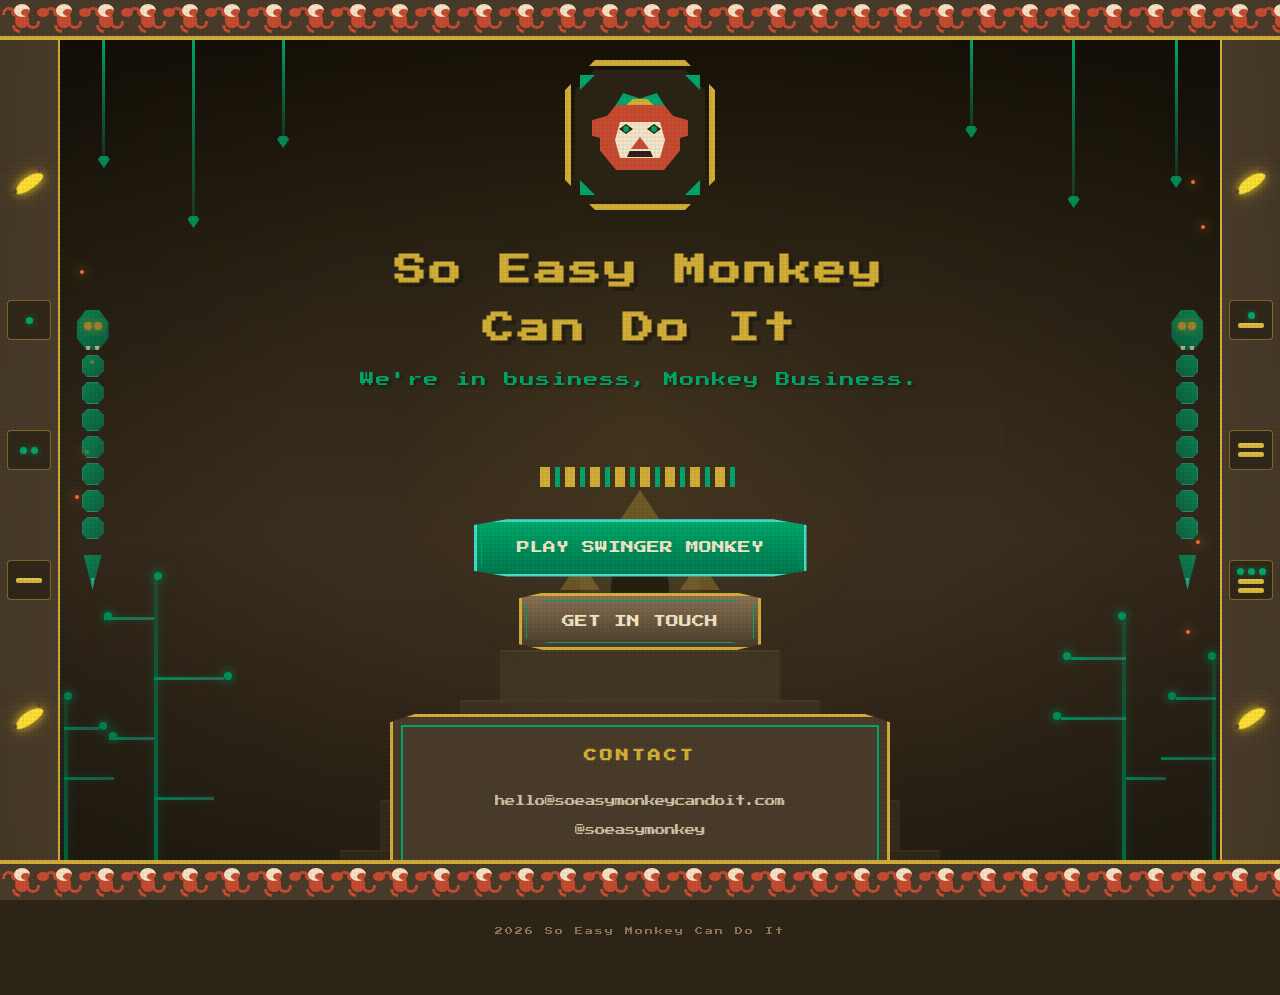
<file: index.html>
<!DOCTYPE html>
<html lang="en">
<head>
  <meta charset="UTF-8">
  <meta name="viewport" content="width=device-width, initial-scale=1.0">
  <meta name="description" content="So Easy Monkey Can Do It - We're in business, Monkey Business.">
  <title>So Easy Monkey Can Do It</title>
  <link rel="icon" type="image/svg+xml" href="data:image/svg+xml,<svg xmlns='http://www.w3.org/2000/svg' viewBox='0 0 100 100'><text y='.9em' font-size='90'>🐵</text></svg>">
  <style>
    @import url('https://fonts.googleapis.com/css2?family=Press+Start+2P&display=swap');

    * {
      box-sizing: border-box;
      margin: 0;
      padding: 0;
    }

    :root {
      --gold: #D4AF37;
      --jade: #00A86B;
      --turquoise: #40E0D0;
      --terracotta: #C84C32;
      --stone-dark: #2C2416;
      --stone-mid: #4A3C2A;
      --stone-light: #8B7355;
      --cream: #F5E6C8;
      --flame-orange: #FF6B35;
      --flame-yellow: #FFD93D;
    }

    body {
      font-family: 'Press Start 2P', cursive;
      background: var(--stone-dark);
      min-height: 100vh;
      overflow-x: hidden;
      color: var(--gold);
    }

    /* Stone texture overlay */
    .stone-texture {
      position: fixed;
      top: 0;
      left: 0;
      width: 100%;
      height: 100%;
      pointer-events: none;
      z-index: 1000;
      background-image:
        repeating-linear-gradient(
          90deg,
          transparent 0px,
          transparent 2px,
          rgba(0,0,0,0.03) 2px,
          rgba(0,0,0,0.03) 4px
        ),
        repeating-linear-gradient(
          0deg,
          transparent 0px,
          transparent 2px,
          rgba(0,0,0,0.03) 2px,
          rgba(0,0,0,0.03) 4px
        );
    }

    /* Background */
    .mayan-bg {
      position: fixed;
      top: 0;
      left: 0;
      width: 100%;
      height: 100%;
      z-index: -1;
      background: linear-gradient(to bottom,
        #1a1408 0%,
        #2C2416 30%,
        #3d3020 60%,
        #2C2416 100%
      );
    }

    /* Vignette overlay for depth */
    .vignette {
      position: fixed;
      top: 0;
      left: 0;
      width: 100%;
      height: 100%;
      pointer-events: none;
      z-index: 2;
      background: radial-gradient(
        ellipse at center,
        transparent 40%,
        rgba(0, 0, 0, 0.4) 100%
      );
    }

    /* Subtle ambient glow */
    .ambient-glow {
      position: fixed;
      top: 50%;
      left: 50%;
      transform: translate(-50%, -50%);
      width: 600px;
      height: 600px;
      background: radial-gradient(
        circle,
        rgba(212, 175, 55, 0.08) 0%,
        transparent 60%
      );
      pointer-events: none;
      z-index: 1;
    }

    /* Circuit Board Jungle Trees */
    .circuit-trees {
      position: fixed;
      bottom: 0;
      left: 0;
      width: 100%;
      height: 100%;
      pointer-events: none;
      z-index: 0;
    }

    .circuit-tree {
      position: absolute;
      bottom: 0;
    }

    /* Tree trunk - vertical circuit trace */
    .tree-trunk {
      position: absolute;
      bottom: 0;
      width: 4px;
      background: linear-gradient(to top, var(--jade), rgba(0, 168, 107, 0.3));
      box-shadow: 0 0 8px rgba(0, 168, 107, 0.4);
    }

    /* Tree branches - horizontal circuit traces */
    .tree-branch {
      position: absolute;
      height: 3px;
      background: linear-gradient(to right, var(--jade), rgba(64, 224, 208, 0.4));
      box-shadow: 0 0 6px rgba(0, 168, 107, 0.3);
    }

    .tree-branch.left {
      right: 100%;
    }

    .tree-branch.right {
      left: 100%;
    }

    /* Circuit nodes (connection points) */
    .circuit-node {
      position: absolute;
      width: 8px;
      height: 8px;
      background: var(--jade);
      border-radius: 50%;
      box-shadow: 0 0 10px var(--jade), 0 0 20px rgba(0, 168, 107, 0.5);
      animation: nodeGlow 2s ease-in-out infinite;
    }

    @keyframes nodeGlow {
      0%, 100% { opacity: 0.6; transform: scale(1); }
      50% { opacity: 1; transform: scale(1.2); }
    }

    /* Tree 1 - Left side */
    .circuit-tree.tree-1 {
      left: 12%;
    }

    .circuit-tree.tree-1 .tree-trunk {
      height: 320px;
      left: 0;
    }

    .circuit-tree.tree-1 .branch-1 { bottom: 280px; width: 50px; }
    .circuit-tree.tree-1 .branch-2 { bottom: 220px; width: 70px; }
    .circuit-tree.tree-1 .branch-3 { bottom: 160px; width: 45px; }
    .circuit-tree.tree-1 .branch-4 { bottom: 100px; width: 60px; }

    /* Tree 2 - Right side */
    .circuit-tree.tree-2 {
      right: 12%;
    }

    .circuit-tree.tree-2 .tree-trunk {
      height: 280px;
      right: 0;
    }

    .circuit-tree.tree-2 .branch-1 { bottom: 240px; width: 55px; }
    .circuit-tree.tree-2 .branch-2 { bottom: 180px; width: 65px; }
    .circuit-tree.tree-2 .branch-3 { bottom: 120px; width: 40px; }

    /* Tree 3 - Far left */
    .circuit-tree.tree-3 {
      left: 5%;
    }

    .circuit-tree.tree-3 .tree-trunk {
      height: 200px;
      left: 0;
    }

    .circuit-tree.tree-3 .branch-1 { bottom: 170px; width: 35px; }
    .circuit-tree.tree-3 .branch-2 { bottom: 120px; width: 50px; }

    /* Tree 4 - Far right */
    .circuit-tree.tree-4 {
      right: 5%;
    }

    .circuit-tree.tree-4 .tree-trunk {
      height: 240px;
      right: 0;
    }

    .circuit-tree.tree-4 .branch-1 { bottom: 200px; width: 40px; }
    .circuit-tree.tree-4 .branch-2 { bottom: 140px; width: 55px; }

    /* Swinging Vines */
    .vines-container {
      position: fixed;
      top: 40px;
      left: 0;
      width: 100%;
      height: 300px;
      pointer-events: none;
      z-index: 3;
      overflow: hidden;
    }

    .vine {
      position: absolute;
      top: 0;
      width: 3px;
      background: linear-gradient(to bottom, var(--jade), rgba(0, 168, 107, 0.2));
      transform-origin: top center;
      border-radius: 0 0 3px 3px;
    }

    .vine::before {
      content: '';
      position: absolute;
      bottom: -8px;
      left: 50%;
      transform: translateX(-50%);
      width: 12px;
      height: 12px;
      background: var(--jade);
      clip-path: polygon(50% 100%, 0% 30%, 20% 0%, 80% 0%, 100% 30%);
      opacity: 0.8;
    }

    .vine-1 {
      left: 8%;
      height: 120px;
      animation: vineSwing 4s ease-in-out infinite;
    }

    .vine-2 {
      left: 15%;
      height: 180px;
      animation: vineSwing 5s ease-in-out infinite;
      animation-delay: -1s;
    }

    .vine-3 {
      left: 22%;
      height: 100px;
      animation: vineSwing 3.5s ease-in-out infinite;
      animation-delay: -2s;
    }

    .vine-4 {
      right: 8%;
      height: 140px;
      animation: vineSwing 4.5s ease-in-out infinite;
      animation-delay: -0.5s;
    }

    .vine-5 {
      right: 16%;
      height: 160px;
      animation: vineSwing 5.5s ease-in-out infinite;
      animation-delay: -1.5s;
    }

    .vine-6 {
      right: 24%;
      height: 90px;
      animation: vineSwing 3s ease-in-out infinite;
      animation-delay: -2.5s;
    }

    @keyframes vineSwing {
      0%, 100% { transform: rotate(-8deg); }
      50% { transform: rotate(8deg); }
    }

    /* Main Temple - Large centered pyramid */
    .main-temple {
      position: absolute;
      bottom: 0;
      left: 50%;
      transform: translateX(-50%);
      width: 600px;
      height: 450px;
      pointer-events: none;
    }

    .temple-base {
      position: absolute;
      bottom: 0;
      left: 50%;
      transform: translateX(-50%);
      background: linear-gradient(to top, var(--stone-mid), rgba(74, 60, 42, 0.8));
      opacity: 0.7;
      box-shadow: inset 0 2px 0 rgba(212, 175, 55, 0.1);
    }

    /* Temple steps */
    .temple-step-1 { width: 600px; height: 50px; bottom: 0; }
    .temple-step-2 { width: 520px; height: 50px; bottom: 50px; }
    .temple-step-3 { width: 440px; height: 50px; bottom: 100px; }
    .temple-step-4 { width: 360px; height: 50px; bottom: 150px; }
    .temple-step-5 { width: 280px; height: 50px; bottom: 200px; }
    .temple-step-6 { width: 200px; height: 50px; bottom: 250px; }
    .temple-step-7 { width: 120px; height: 80px; bottom: 300px; }

    /* Temple doorway */
    .temple-door {
      position: absolute;
      bottom: 300px;
      left: 50%;
      transform: translateX(-50%);
      width: 60px;
      height: 70px;
      background: #1a1408;
      opacity: 0.8;
      clip-path: polygon(10% 0, 90% 0, 100% 100%, 0% 100%);
    }

    /* Temple decorative elements */
    .temple-ornament {
      position: absolute;
      width: 40px;
      height: 30px;
      background: var(--gold);
      opacity: 0.3;
      clip-path: polygon(50% 0%, 100% 100%, 0% 100%);
    }

    .temple-ornament-1 { bottom: 380px; left: calc(50% - 20px); }
    .temple-ornament-2 { bottom: 310px; left: calc(50% - 80px); }
    .temple-ornament-3 { bottom: 310px; left: calc(50% + 40px); }

    /* Mayan border patterns with shimmer animation */
    .border-top, .border-bottom {
      position: fixed;
      left: 0;
      width: 100%;
      height: 40px;
      background: var(--stone-mid);
      z-index: 50;
      overflow: hidden;
    }

    .border-top {
      top: 0;
      border-bottom: 4px solid var(--gold);
    }

    .border-bottom {
      bottom: 0;
      border-top: 4px solid var(--gold);
    }

    .border-pattern {
      position: absolute;
      width: 300%;
      height: 100%;
      display: flex;
      align-items: center;
      animation: monkeyScroll 20s linear infinite;
    }

    .border-top .border-pattern {
      bottom: 0;
      top: 0;
    }

    .border-bottom .border-pattern {
      top: 0;
    }

    /* Chain monkey - barrel of monkeys style */
    .chain-monkey {
      position: relative;
      width: 42px;
      height: 34px;
      flex-shrink: 0;
    }

    /* Monkey body - connects to head */
    .chain-monkey::before {
      content: '';
      position: absolute;
      top: 11px;
      left: 15px;
      width: 14px;
      height: 16px;
      background: var(--terracotta);
      border-radius: 45%;
    }

    /* Monkey head with ears and face */
    .chain-monkey::after {
      content: '';
      position: absolute;
      top: 3px;
      left: 14px;
      width: 16px;
      height: 13px;
      background: var(--terracotta);
      border-radius: 50%;
      /* Ears on sides + face in center */
      box-shadow:
        -5px 2px 0 -2px var(--terracotta),
        21px 2px 0 -2px var(--terracotta),
        inset 4px 2px 0 3px var(--cream);
    }

    /* Left arm - hooks up from shoulder */
    .monkey-arm-left {
      position: absolute;
      top: 6px;
      left: 2px;
      width: 14px;
      height: 8px;
      border: 3px solid var(--terracotta);
      border-bottom: none;
      border-radius: 8px 8px 0 0;
      background: transparent;
    }

    /* Right arm - hooks down from body */
    .monkey-arm-right {
      position: absolute;
      top: 20px;
      right: 2px;
      width: 14px;
      height: 8px;
      border: 3px solid var(--terracotta);
      border-top: none;
      border-radius: 0 0 8px 8px;
      background: transparent;
    }

    /* Tail - curls from bottom */
    .monkey-tail {
      position: absolute;
      bottom: 2px;
      left: 12px;
      width: 8px;
      height: 8px;
      border: 3px solid var(--terracotta);
      border-top: none;
      border-right: none;
      border-radius: 0 0 0 8px;
      background: transparent;
    }

    @keyframes monkeyScroll {
      0% { transform: translateX(0); }
      100% { transform: translateX(-66.666%); }
    }

    /* Torch columns - cleaner design */
    .torch-column {
      position: fixed;
      top: 40px;
      width: 60px;
      height: calc(100% - 80px);
      background: linear-gradient(to right, var(--stone-mid), rgba(74, 60, 42, 0.9));
      z-index: 40;
      display: flex;
      flex-direction: column;
      align-items: center;
      justify-content: space-evenly;
      padding: 25px 5px;
    }

    .torch-column.left {
      left: 0;
      border-right: 2px solid var(--gold);
      background: linear-gradient(to left, var(--stone-mid), rgba(74, 60, 42, 0.9));
    }

    .torch-column.right {
      right: 0;
      border-left: 2px solid var(--gold);
    }

    /* Mayan number glyphs - refined */
    .mayan-numeral {
      width: 44px;
      height: 40px;
      display: flex;
      flex-direction: column;
      align-items: center;
      justify-content: center;
      gap: 4px;
      padding: 6px;
      background: rgba(44, 36, 22, 0.8);
      border: 1px solid rgba(212, 175, 55, 0.5);
      border-radius: 4px;
    }

    .mayan-dot {
      width: 7px;
      height: 7px;
      background: var(--jade);
      border-radius: 50%;
      box-shadow: 0 0 6px rgba(0, 168, 107, 0.6);
    }

    .mayan-bar {
      width: 26px;
      height: 5px;
      background: linear-gradient(to bottom, #e6c84a, var(--gold));
      border-radius: 2px;
    }

    .dot-row {
      display: flex;
      gap: 4px;
      justify-content: center;
    }

    /* Glowing Banana holders */
    .torch-holder {
      width: 44px;
      height: 55px;
      position: relative;
      display: flex;
      align-items: center;
      justify-content: center;
    }

    .torch-bracket {
      display: none;
    }

    /* Simple Banana Icon */
    .flame-container {
      position: relative;
      width: 44px;
      height: 44px;
      display: flex;
      align-items: center;
      justify-content: center;
    }

    .flame {
      width: 32px;
      height: 12px;
      background: #FFE135;
      border-radius: 30px 30px 30px 30px / 15px 15px 8px 8px;
      transform: rotate(-35deg);
      position: relative;
      box-shadow:
        0 0 10px rgba(255, 225, 53, 0.8),
        0 0 20px rgba(255, 200, 0, 0.4);
      animation: bananaGlow 2.5s ease-in-out infinite;
    }

    /* Brown stem */
    .flame::before {
      content: '';
      position: absolute;
      top: -2px;
      right: -4px;
      width: 6px;
      height: 5px;
      background: #5D4037;
      border-radius: 1px;
      transform: rotate(15deg);
    }

    /* Brown tip */
    .flame::after {
      content: '';
      position: absolute;
      top: 3px;
      left: -3px;
      width: 5px;
      height: 4px;
      background: #5D4037;
      border-radius: 50%;
    }

    @keyframes bananaGlow {
      0%, 100% {
        box-shadow:
          0 0 12px rgba(255, 215, 0, 0.7),
          0 0 25px rgba(255, 200, 0, 0.4);
        filter: brightness(1) saturate(1);
      }
      50% {
        box-shadow:
          0 0 18px rgba(255, 215, 0, 0.9),
          0 0 35px rgba(255, 200, 0, 0.6),
          0 0 50px rgba(255, 180, 0, 0.3);
        filter: brightness(1.15) saturate(1.1);
      }
    }

    /* Serpent decorations - elegant simplified */
    .serpent {
      position: fixed;
      z-index: 35;
      pointer-events: none;
      opacity: 0.7;
    }

    .serpent-left {
      left: 75px;
      top: 50%;
      transform: translateY(-50%);
    }

    .serpent-right {
      right: 75px;
      top: 50%;
      transform: translateY(-50%) scaleX(-1);
    }

    .serpent-body {
      position: relative;
      width: 35px;
      height: 280px;
    }

    /* Serpent head - refined Quetzalcoatl style */
    .serpent-head {
      position: absolute;
      top: 0;
      left: 50%;
      transform: translateX(-50%);
      width: 32px;
      height: 40px;
      background: linear-gradient(135deg, var(--jade) 0%, #007a50 100%);
      clip-path: polygon(
        30% 0%, 70% 0%, 100% 30%, 100% 70%,
        70% 100%, 30% 100%, 0% 70%, 0% 30%
      );
      box-shadow: 0 0 15px rgba(0, 168, 107, 0.3);
    }

    .serpent-eye {
      position: absolute;
      top: 12px;
      width: 8px;
      height: 8px;
      background: var(--gold);
      border-radius: 50%;
      box-shadow: 0 0 8px var(--gold);
    }

    .serpent-eye.left { left: 7px; }
    .serpent-eye.right { right: 7px; }

    .serpent-fang {
      position: absolute;
      bottom: -6px;
      width: 5px;
      height: 10px;
      background: var(--cream);
      clip-path: polygon(50% 100%, 0% 0%, 100% 0%);
    }

    .serpent-fang.left { left: 9px; }
    .serpent-fang.right { right: 9px; }

    /* Feathered crest - more elegant */
    .serpent-feathers {
      position: absolute;
      top: -18px;
      left: 50%;
      transform: translateX(-50%);
      display: flex;
      gap: 3px;
    }

    .feather {
      width: 5px;
      background: linear-gradient(to top, var(--jade), var(--turquoise));
      clip-path: polygon(50% 0%, 100% 100%, 0% 100%);
      animation: featherSway 3s ease-in-out infinite;
    }

    .feather:nth-child(1) { animation-delay: 0s; height: 16px; }
    .feather:nth-child(2) { animation-delay: 0.3s; height: 22px; }
    .feather:nth-child(3) { animation-delay: 0.15s; height: 20px; }
    .feather:nth-child(4) { animation-delay: 0.4s; height: 22px; }
    .feather:nth-child(5) { animation-delay: 0.2s; height: 16px; }

    @keyframes featherSway {
      0%, 100% { transform: rotate(-3deg); }
      50% { transform: rotate(3deg); }
    }

    /* Serpent body segments - cleaner */
    .serpent-segment {
      position: absolute;
      left: 50%;
      transform: translateX(-50%);
      width: 22px;
      height: 22px;
      background: linear-gradient(135deg, var(--jade) 0%, #007a50 100%);
      border: 1px solid rgba(64, 224, 208, 0.4);
      clip-path: polygon(
        25% 0%, 75% 0%, 100% 25%, 100% 75%,
        75% 100%, 25% 100%, 0% 75%, 0% 25%
      );
    }

    .serpent-segment:nth-child(2) { top: 45px; }
    .serpent-segment:nth-child(3) { top: 72px; }
    .serpent-segment:nth-child(4) { top: 99px; }
    .serpent-segment:nth-child(5) { top: 126px; }
    .serpent-segment:nth-child(6) { top: 153px; }
    .serpent-segment:nth-child(7) { top: 180px; }
    .serpent-segment:nth-child(8) { top: 207px; }

    /* Serpent tail */
    .serpent-tail {
      position: absolute;
      bottom: 0;
      left: 50%;
      transform: translateX(-50%);
      width: 18px;
      height: 35px;
      background: linear-gradient(135deg, var(--jade) 0%, #007a50 100%);
      clip-path: polygon(50% 100%, 0% 0%, 100% 0%);
    }

    .serpent-tail-feathers {
      position: absolute;
      bottom: -4px;
      left: 50%;
      transform: translateX(-50%);
      display: flex;
      gap: 2px;
    }

    .tail-feather {
      width: 4px;
      height: 16px;
      background: linear-gradient(to top, var(--jade), var(--turquoise));
      clip-path: polygon(50% 100%, 0% 0%, 100% 0%);
      animation: featherSway 3s ease-in-out infinite;
    }

    /* Floating torch embers */
    .torches-embers {
      position: fixed;
      top: 0;
      left: 0;
      width: 100%;
      height: 100%;
      pointer-events: none;
      z-index: 5;
    }

    .ember {
      position: absolute;
      width: 4px;
      height: 4px;
      background: var(--flame-orange);
      border-radius: 50%;
      box-shadow: 0 0 10px var(--flame-orange), 0 0 20px var(--flame-yellow);
      animation: emberFloat 6s ease-in-out infinite;
    }

    .ember:nth-child(1) { top: 30%; left: 80px; animation-delay: 0s; }
    .ember:nth-child(2) { top: 50%; left: 85px; animation-delay: 1s; }
    .ember:nth-child(3) { top: 20%; right: 85px; animation-delay: 2s; }
    .ember:nth-child(4) { top: 60%; right: 80px; animation-delay: 0.5s; }
    .ember:nth-child(5) { top: 40%; left: 90px; animation-delay: 3s; }
    .ember:nth-child(6) { top: 70%; right: 90px; animation-delay: 1.5s; }
    .ember:nth-child(7) { top: 25%; right: 75px; animation-delay: 2.5s; }
    .ember:nth-child(8) { top: 55%; left: 75px; animation-delay: 4s; }

    @keyframes emberFloat {
      0%, 100% {
        transform: translateY(0) scale(1);
        opacity: 0.4;
      }
      50% {
        transform: translateY(-40px) scale(1.5);
        opacity: 1;
      }
    }

    /* Main content */
    .content {
      position: relative;
      z-index: 10;
      min-height: 100vh;
      display: flex;
      flex-direction: column;
      align-items: center;
      justify-content: center;
      padding: 60px 120px;
      text-align: center;
    }

    /* Mayan monkey logo */
    .monkey-logo {
      width: 150px;
      height: 150px;
      margin-bottom: 2rem;
      position: relative;
      animation: logoGlow 3s ease-in-out infinite;
    }

    @keyframes logoGlow {
      0%, 100% {
        filter: drop-shadow(0 0 10px rgba(212, 175, 55, 0.4))
                drop-shadow(0 0 20px rgba(212, 175, 55, 0.2));
      }
      50% {
        filter: drop-shadow(0 0 20px rgba(212, 175, 55, 0.7))
                drop-shadow(0 0 40px rgba(212, 175, 55, 0.4));
      }
    }

    /* Mayan-style monkey glyph */
    .monkey-glyph {
      position: absolute;
      background: var(--gold);
    }

    /* Outer frame */
    .mg-frame {
      width: 150px;
      height: 150px;
      top: 0;
      left: 0;
      background: transparent;
      border: 6px solid var(--gold);
      clip-path: polygon(
        0 20%, 20% 0, 80% 0, 100% 20%,
        100% 80%, 80% 100%, 20% 100%, 0 80%
      );
    }

    /* Inner background */
    .mg-inner {
      width: 130px;
      height: 130px;
      top: 10px;
      left: 10px;
      background: var(--stone-dark);
      clip-path: polygon(
        0 15%, 15% 0, 85% 0, 100% 15%,
        100% 85%, 85% 100%, 15% 100%, 0 85%
      );
    }

    /* Monkey face - angular Mayan style */
    .mg-head {
      width: 80px;
      height: 65px;
      top: 45px;
      left: 35px;
      background: var(--terracotta);
      clip-path: polygon(
        20% 0%, 80% 0%, 100% 30%, 100% 70%,
        80% 100%, 20% 100%, 0% 70%, 0% 30%
      );
    }

    .mg-face {
      width: 50px;
      height: 36px;
      top: 62px;
      left: 50px;
      background: var(--cream);
      clip-path: polygon(
        10% 0%, 90% 0%, 100% 50%, 90% 100%, 10% 100%, 0% 50%
      );
    }

    /* Eyes - angular */
    .mg-eye-l {
      width: 14px;
      height: 10px;
      top: 64px;
      left: 54px;
      background: var(--stone-dark);
      clip-path: polygon(0 50%, 50% 0, 100% 50%, 50% 100%);
    }

    .mg-eye-r {
      width: 14px;
      height: 10px;
      top: 64px;
      right: 54px;
      background: var(--stone-dark);
      clip-path: polygon(0 50%, 50% 0, 100% 50%, 50% 100%);
    }

    .mg-eye-jade-l {
      width: 6px;
      height: 6px;
      top: 66px;
      left: 58px;
      background: var(--jade);
      border-radius: 50%;
    }

    .mg-eye-jade-r {
      width: 6px;
      height: 6px;
      top: 66px;
      right: 58px;
      background: var(--jade);
      border-radius: 50%;
    }

    /* Nose */
    .mg-nose {
      width: 18px;
      height: 12px;
      top: 77px;
      left: 66px;
      background: var(--terracotta);
      clip-path: polygon(50% 0%, 100% 100%, 0% 100%);
    }

    /* Mouth */
    .mg-mouth {
      width: 26px;
      height: 6px;
      top: 91px;
      left: 62px;
      background: var(--stone-dark);
      clip-path: polygon(10% 0%, 90% 0%, 100% 100%, 0% 100%);
    }

    /* Ears - stepped */
    .mg-ear-l {
      width: 18px;
      height: 26px;
      top: 55px;
      left: 27px;
      background: var(--terracotta);
      clip-path: polygon(100% 0%, 100% 100%, 0% 80%, 0% 20%);
    }

    .mg-ear-r {
      width: 18px;
      height: 26px;
      top: 55px;
      right: 27px;
      background: var(--terracotta);
      clip-path: polygon(0% 0%, 0% 100%, 100% 80%, 100% 20%);
    }

    /* Headdress */
    .mg-headdress {
      width: 56px;
      height: 18px;
      top: 33px;
      left: 47px;
      background: var(--jade);
      clip-path: polygon(0% 100%, 20% 0%, 50% 30%, 80% 0%, 100% 100%);
    }

    .mg-headdress-gold {
      width: 36px;
      height: 10px;
      top: 39px;
      left: 57px;
      background: var(--gold);
      clip-path: polygon(0% 100%, 30% 0%, 70% 0%, 100% 100%);
    }

    /* Corner decorations */
    .mg-corner-tl, .mg-corner-tr, .mg-corner-bl, .mg-corner-br {
      width: 15px;
      height: 15px;
      background: var(--jade);
    }

    .mg-corner-tl { top: 15px; left: 15px; clip-path: polygon(0 0, 100% 0, 0 100%); }
    .mg-corner-tr { top: 15px; right: 15px; clip-path: polygon(0 0, 100% 0, 100% 100%); }
    .mg-corner-bl { bottom: 15px; left: 15px; clip-path: polygon(0 0, 0 100%, 100% 100%); }
    .mg-corner-br { bottom: 15px; right: 15px; clip-path: polygon(100% 0, 0 100%, 100% 100%); }

    /* Title */
    h1 {
      font-size: clamp(1rem, 4vw, 2rem);
      color: var(--gold);
      margin-bottom: 1rem;
      line-height: 1.8;
      text-shadow:
        2px 2px 0 var(--stone-dark),
        4px 4px 0 rgba(0,0,0,0.3);
      letter-spacing: 3px;
    }

    /* Slogan */
    .slogan {
      font-size: clamp(0.6rem, 2vw, 0.9rem);
      color: var(--jade);
      letter-spacing: 2px;
      margin-bottom: 3rem;
      text-shadow:
        1px 1px 0 var(--stone-dark),
        2px 2px 3px rgba(0,0,0,0.4);
    }

    /* CTA Button - Mayan stone tablet style */
    .cta-button {
      display: inline-block;
      padding: 1.2rem 2.5rem;
      font-family: 'Press Start 2P', cursive;
      font-size: clamp(0.6rem, 1.5vw, 0.8rem);
      color: var(--cream);
      background: linear-gradient(to bottom, var(--stone-light) 0%, var(--stone-mid) 100%);
      border: 3px solid var(--gold);
      cursor: pointer;
      text-decoration: none;
      position: relative;
      transition: all 0.2s;
      clip-path: polygon(
        0 10%, 10% 0, 90% 0, 100% 10%,
        100% 90%, 90% 100%, 10% 100%, 0 90%
      );
    }

    .cta-button::before {
      content: '';
      position: absolute;
      top: 4px;
      left: 4px;
      right: 4px;
      bottom: 4px;
      border: 1px solid var(--jade);
      clip-path: polygon(
        0 10%, 10% 0, 90% 0, 100% 10%,
        100% 90%, 90% 100%, 10% 100%, 0 90%
      );
    }

    .cta-button:hover {
      background: linear-gradient(to bottom, var(--stone-mid) 0%, var(--stone-dark) 100%);
      border-color: var(--turquoise);
      transform: scale(1.02);
    }

    .cta-button.game-button {
      background: linear-gradient(to bottom, var(--jade) 0%, #007a50 100%);
      border-color: var(--turquoise);
      margin-bottom: 1rem;
    }

    .cta-button.game-button:hover {
      background: linear-gradient(to bottom, #007a50 0%, #005535 100%);
      border-color: var(--gold);
    }

    /* Contact section - stone tablet */
    .contact {
      margin-top: 4rem;
      padding: 2rem;
      background: var(--stone-mid);
      border: 3px solid var(--gold);
      max-width: 500px;
      width: 100%;
      position: relative;
      clip-path: polygon(
        0 5%, 5% 0, 95% 0, 100% 5%,
        100% 95%, 95% 100%, 5% 100%, 0 95%
      );
    }

    .contact::before {
      content: '';
      position: absolute;
      top: 8px;
      left: 8px;
      right: 8px;
      bottom: 8px;
      border: 2px solid var(--jade);
      pointer-events: none;
    }

    .contact h2 {
      font-size: 0.8rem;
      color: var(--gold);
      margin-bottom: 1.5rem;
      letter-spacing: 3px;
    }

    .contact-link {
      display: block;
      color: var(--cream);
      text-decoration: none;
      font-size: 0.65rem;
      padding: 0.6rem 0;
      transition: all 0.2s;
      opacity: 0.8;
    }

    .contact-link:hover {
      opacity: 1;
      color: var(--turquoise);
      transform: translateX(5px);
    }

    /* Decorative divider */
    .divider {
      width: 200px;
      height: 20px;
      margin: 2rem 0;
      background: repeating-linear-gradient(
        90deg,
        var(--gold) 0px,
        var(--gold) 10px,
        transparent 10px,
        transparent 15px,
        var(--jade) 15px,
        var(--jade) 20px,
        transparent 20px,
        transparent 25px
      );
    }

    /* Footer */
    footer {
      margin-top: 3rem;
      font-size: 0.5rem;
      color: var(--stone-light);
      letter-spacing: 2px;
    }

    /* Responsive */
    @media (max-width: 900px) {
      .torch-column {
        width: 50px;
      }

      .serpent {
        display: none;
      }

      .content {
        padding: 60px 70px;
      }
    }

    @media (max-width: 768px) {
      .torch-column {
        display: none;
      }

      .content {
        padding: 60px 20px;
      }

      /* Scale the entire logo including all child elements */
      .monkey-logo {
        width: 150px;
        height: 150px;
        transform: scale(0.8);
        margin-bottom: 1rem;
      }

      .main-temple {
        width: 300px;
        height: 250px;
      }

      .temple-step-1 { width: 300px; height: 30px; }
      .temple-step-2 { width: 260px; height: 30px; bottom: 30px; }
      .temple-step-3 { width: 220px; height: 30px; bottom: 60px; }
      .temple-step-4 { width: 180px; height: 30px; bottom: 90px; }
      .temple-step-5 { width: 140px; height: 30px; bottom: 120px; }
      .temple-step-6 { width: 100px; height: 30px; bottom: 150px; }
      .temple-step-7 { width: 60px; height: 50px; bottom: 180px; }

      .temple-door {
        bottom: 180px;
        width: 30px;
        height: 40px;
      }

      .circuit-trees {
        display: none;
      }

      .serpent {
        display: none;
      }
    }
  </style>
</head>
<body>
  <!-- Stone texture overlay -->
  <div class="stone-texture"></div>

  <!-- Vignette and ambient effects -->
  <div class="vignette"></div>
  <div class="ambient-glow"></div>

  <!-- Circuit Board Jungle Trees -->
  <div class="circuit-trees">
    <!-- Tree 1 - Left -->
    <div class="circuit-tree tree-1">
      <div class="tree-trunk"></div>
      <div class="tree-branch left branch-1"></div>
      <div class="tree-branch right branch-2"></div>
      <div class="tree-branch left branch-3"></div>
      <div class="tree-branch right branch-4"></div>
      <div class="circuit-node" style="bottom: 280px; left: -50px;"></div>
      <div class="circuit-node" style="bottom: 220px; left: 70px;"></div>
      <div class="circuit-node" style="bottom: 160px; left: -45px;"></div>
      <div class="circuit-node" style="bottom: 320px; left: 0;"></div>
    </div>
    <!-- Tree 2 - Right -->
    <div class="circuit-tree tree-2">
      <div class="tree-trunk"></div>
      <div class="tree-branch left branch-1"></div>
      <div class="tree-branch left branch-2"></div>
      <div class="tree-branch right branch-3"></div>
      <div class="circuit-node" style="bottom: 240px; right: 55px;"></div>
      <div class="circuit-node" style="bottom: 180px; right: 65px;"></div>
      <div class="circuit-node" style="bottom: 280px; right: 0;"></div>
    </div>
    <!-- Tree 3 - Far left -->
    <div class="circuit-tree tree-3">
      <div class="tree-trunk"></div>
      <div class="tree-branch right branch-1"></div>
      <div class="tree-branch right branch-2"></div>
      <div class="circuit-node" style="bottom: 170px; left: 35px;"></div>
      <div class="circuit-node" style="bottom: 200px; left: 0;"></div>
    </div>
    <!-- Tree 4 - Far right -->
    <div class="circuit-tree tree-4">
      <div class="tree-trunk"></div>
      <div class="tree-branch left branch-1"></div>
      <div class="tree-branch left branch-2"></div>
      <div class="circuit-node" style="bottom: 200px; right: 40px;"></div>
      <div class="circuit-node" style="bottom: 240px; right: 0;"></div>
    </div>
  </div>

  <!-- Swinging Vines -->
  <div class="vines-container">
    <div class="vine vine-1"></div>
    <div class="vine vine-2"></div>
    <div class="vine vine-3"></div>
    <div class="vine vine-4"></div>
    <div class="vine vine-5"></div>
    <div class="vine vine-6"></div>
  </div>

  <!-- Background with temple and pyramids -->
  <div class="mayan-bg">
    <!-- Main temple -->
    <div class="main-temple">
      <div class="temple-base temple-step-1"></div>
      <div class="temple-base temple-step-2"></div>
      <div class="temple-base temple-step-3"></div>
      <div class="temple-base temple-step-4"></div>
      <div class="temple-base temple-step-5"></div>
      <div class="temple-base temple-step-6"></div>
      <div class="temple-base temple-step-7"></div>
      <div class="temple-door"></div>
      <div class="temple-ornament temple-ornament-1"></div>
      <div class="temple-ornament temple-ornament-2"></div>
      <div class="temple-ornament temple-ornament-3"></div>
    </div>
  </div>

  <!-- Mayan border patterns with chain monkeys -->
  <div class="border-top">
    <div class="border-pattern">
      <div class="chain-monkey"><div class="monkey-arm-left"></div><div class="monkey-arm-right"></div><div class="monkey-tail"></div></div><div class="chain-monkey"><div class="monkey-arm-left"></div><div class="monkey-arm-right"></div><div class="monkey-tail"></div></div><div class="chain-monkey"><div class="monkey-arm-left"></div><div class="monkey-arm-right"></div><div class="monkey-tail"></div></div><div class="chain-monkey"><div class="monkey-arm-left"></div><div class="monkey-arm-right"></div><div class="monkey-tail"></div></div><div class="chain-monkey"><div class="monkey-arm-left"></div><div class="monkey-arm-right"></div><div class="monkey-tail"></div></div><div class="chain-monkey"><div class="monkey-arm-left"></div><div class="monkey-arm-right"></div><div class="monkey-tail"></div></div><div class="chain-monkey"><div class="monkey-arm-left"></div><div class="monkey-arm-right"></div><div class="monkey-tail"></div></div><div class="chain-monkey"><div class="monkey-arm-left"></div><div class="monkey-arm-right"></div><div class="monkey-tail"></div></div><div class="chain-monkey"><div class="monkey-arm-left"></div><div class="monkey-arm-right"></div><div class="monkey-tail"></div></div><div class="chain-monkey"><div class="monkey-arm-left"></div><div class="monkey-arm-right"></div><div class="monkey-tail"></div></div><div class="chain-monkey"><div class="monkey-arm-left"></div><div class="monkey-arm-right"></div><div class="monkey-tail"></div></div><div class="chain-monkey"><div class="monkey-arm-left"></div><div class="monkey-arm-right"></div><div class="monkey-tail"></div></div><div class="chain-monkey"><div class="monkey-arm-left"></div><div class="monkey-arm-right"></div><div class="monkey-tail"></div></div><div class="chain-monkey"><div class="monkey-arm-left"></div><div class="monkey-arm-right"></div><div class="monkey-tail"></div></div><div class="chain-monkey"><div class="monkey-arm-left"></div><div class="monkey-arm-right"></div><div class="monkey-tail"></div></div><div class="chain-monkey"><div class="monkey-arm-left"></div><div class="monkey-arm-right"></div><div class="monkey-tail"></div></div><div class="chain-monkey"><div class="monkey-arm-left"></div><div class="monkey-arm-right"></div><div class="monkey-tail"></div></div><div class="chain-monkey"><div class="monkey-arm-left"></div><div class="monkey-arm-right"></div><div class="monkey-tail"></div></div><div class="chain-monkey"><div class="monkey-arm-left"></div><div class="monkey-arm-right"></div><div class="monkey-tail"></div></div><div class="chain-monkey"><div class="monkey-arm-left"></div><div class="monkey-arm-right"></div><div class="monkey-tail"></div></div><div class="chain-monkey"><div class="monkey-arm-left"></div><div class="monkey-arm-right"></div><div class="monkey-tail"></div></div><div class="chain-monkey"><div class="monkey-arm-left"></div><div class="monkey-arm-right"></div><div class="monkey-tail"></div></div><div class="chain-monkey"><div class="monkey-arm-left"></div><div class="monkey-arm-right"></div><div class="monkey-tail"></div></div><div class="chain-monkey"><div class="monkey-arm-left"></div><div class="monkey-arm-right"></div><div class="monkey-tail"></div></div><div class="chain-monkey"><div class="monkey-arm-left"></div><div class="monkey-arm-right"></div><div class="monkey-tail"></div></div><div class="chain-monkey"><div class="monkey-arm-left"></div><div class="monkey-arm-right"></div><div class="monkey-tail"></div></div><div class="chain-monkey"><div class="monkey-arm-left"></div><div class="monkey-arm-right"></div><div class="monkey-tail"></div></div><div class="chain-monkey"><div class="monkey-arm-left"></div><div class="monkey-arm-right"></div><div class="monkey-tail"></div></div><div class="chain-monkey"><div class="monkey-arm-left"></div><div class="monkey-arm-right"></div><div class="monkey-tail"></div></div><div class="chain-monkey"><div class="monkey-arm-left"></div><div class="monkey-arm-right"></div><div class="monkey-tail"></div></div><div class="chain-monkey"><div class="monkey-arm-left"></div><div class="monkey-arm-right"></div><div class="monkey-tail"></div></div><div class="chain-monkey"><div class="monkey-arm-left"></div><div class="monkey-arm-right"></div><div class="monkey-tail"></div></div><div class="chain-monkey"><div class="monkey-arm-left"></div><div class="monkey-arm-right"></div><div class="monkey-tail"></div></div><div class="chain-monkey"><div class="monkey-arm-left"></div><div class="monkey-arm-right"></div><div class="monkey-tail"></div></div><div class="chain-monkey"><div class="monkey-arm-left"></div><div class="monkey-arm-right"></div><div class="monkey-tail"></div></div><div class="chain-monkey"><div class="monkey-arm-left"></div><div class="monkey-arm-right"></div><div class="monkey-tail"></div></div><div class="chain-monkey"><div class="monkey-arm-left"></div><div class="monkey-arm-right"></div><div class="monkey-tail"></div></div><div class="chain-monkey"><div class="monkey-arm-left"></div><div class="monkey-arm-right"></div><div class="monkey-tail"></div></div><div class="chain-monkey"><div class="monkey-arm-left"></div><div class="monkey-arm-right"></div><div class="monkey-tail"></div></div><div class="chain-monkey"><div class="monkey-arm-left"></div><div class="monkey-arm-right"></div><div class="monkey-tail"></div></div><div class="chain-monkey"><div class="monkey-arm-left"></div><div class="monkey-arm-right"></div><div class="monkey-tail"></div></div><div class="chain-monkey"><div class="monkey-arm-left"></div><div class="monkey-arm-right"></div><div class="monkey-tail"></div></div><div class="chain-monkey"><div class="monkey-arm-left"></div><div class="monkey-arm-right"></div><div class="monkey-tail"></div></div><div class="chain-monkey"><div class="monkey-arm-left"></div><div class="monkey-arm-right"></div><div class="monkey-tail"></div></div><div class="chain-monkey"><div class="monkey-arm-left"></div><div class="monkey-arm-right"></div><div class="monkey-tail"></div></div><div class="chain-monkey"><div class="monkey-arm-left"></div><div class="monkey-arm-right"></div><div class="monkey-tail"></div></div><div class="chain-monkey"><div class="monkey-arm-left"></div><div class="monkey-arm-right"></div><div class="monkey-tail"></div></div><div class="chain-monkey"><div class="monkey-arm-left"></div><div class="monkey-arm-right"></div><div class="monkey-tail"></div></div><div class="chain-monkey"><div class="monkey-arm-left"></div><div class="monkey-arm-right"></div><div class="monkey-tail"></div></div><div class="chain-monkey"><div class="monkey-arm-left"></div><div class="monkey-arm-right"></div><div class="monkey-tail"></div></div><div class="chain-monkey"><div class="monkey-arm-left"></div><div class="monkey-arm-right"></div><div class="monkey-tail"></div></div><div class="chain-monkey"><div class="monkey-arm-left"></div><div class="monkey-arm-right"></div><div class="monkey-tail"></div></div><div class="chain-monkey"><div class="monkey-arm-left"></div><div class="monkey-arm-right"></div><div class="monkey-tail"></div></div><div class="chain-monkey"><div class="monkey-arm-left"></div><div class="monkey-arm-right"></div><div class="monkey-tail"></div></div><div class="chain-monkey"><div class="monkey-arm-left"></div><div class="monkey-arm-right"></div><div class="monkey-tail"></div></div><div class="chain-monkey"><div class="monkey-arm-left"></div><div class="monkey-arm-right"></div><div class="monkey-tail"></div></div><div class="chain-monkey"><div class="monkey-arm-left"></div><div class="monkey-arm-right"></div><div class="monkey-tail"></div></div><div class="chain-monkey"><div class="monkey-arm-left"></div><div class="monkey-arm-right"></div><div class="monkey-tail"></div></div><div class="chain-monkey"><div class="monkey-arm-left"></div><div class="monkey-arm-right"></div><div class="monkey-tail"></div></div><div class="chain-monkey"><div class="monkey-arm-left"></div><div class="monkey-arm-right"></div><div class="monkey-tail"></div></div><div class="chain-monkey"><div class="monkey-arm-left"></div><div class="monkey-arm-right"></div><div class="monkey-tail"></div></div>
    </div>
  </div>
  <div class="border-bottom">
    <div class="border-pattern">
      <div class="chain-monkey"><div class="monkey-arm-left"></div><div class="monkey-arm-right"></div><div class="monkey-tail"></div></div><div class="chain-monkey"><div class="monkey-arm-left"></div><div class="monkey-arm-right"></div><div class="monkey-tail"></div></div><div class="chain-monkey"><div class="monkey-arm-left"></div><div class="monkey-arm-right"></div><div class="monkey-tail"></div></div><div class="chain-monkey"><div class="monkey-arm-left"></div><div class="monkey-arm-right"></div><div class="monkey-tail"></div></div><div class="chain-monkey"><div class="monkey-arm-left"></div><div class="monkey-arm-right"></div><div class="monkey-tail"></div></div><div class="chain-monkey"><div class="monkey-arm-left"></div><div class="monkey-arm-right"></div><div class="monkey-tail"></div></div><div class="chain-monkey"><div class="monkey-arm-left"></div><div class="monkey-arm-right"></div><div class="monkey-tail"></div></div><div class="chain-monkey"><div class="monkey-arm-left"></div><div class="monkey-arm-right"></div><div class="monkey-tail"></div></div><div class="chain-monkey"><div class="monkey-arm-left"></div><div class="monkey-arm-right"></div><div class="monkey-tail"></div></div><div class="chain-monkey"><div class="monkey-arm-left"></div><div class="monkey-arm-right"></div><div class="monkey-tail"></div></div><div class="chain-monkey"><div class="monkey-arm-left"></div><div class="monkey-arm-right"></div><div class="monkey-tail"></div></div><div class="chain-monkey"><div class="monkey-arm-left"></div><div class="monkey-arm-right"></div><div class="monkey-tail"></div></div><div class="chain-monkey"><div class="monkey-arm-left"></div><div class="monkey-arm-right"></div><div class="monkey-tail"></div></div><div class="chain-monkey"><div class="monkey-arm-left"></div><div class="monkey-arm-right"></div><div class="monkey-tail"></div></div><div class="chain-monkey"><div class="monkey-arm-left"></div><div class="monkey-arm-right"></div><div class="monkey-tail"></div></div><div class="chain-monkey"><div class="monkey-arm-left"></div><div class="monkey-arm-right"></div><div class="monkey-tail"></div></div><div class="chain-monkey"><div class="monkey-arm-left"></div><div class="monkey-arm-right"></div><div class="monkey-tail"></div></div><div class="chain-monkey"><div class="monkey-arm-left"></div><div class="monkey-arm-right"></div><div class="monkey-tail"></div></div><div class="chain-monkey"><div class="monkey-arm-left"></div><div class="monkey-arm-right"></div><div class="monkey-tail"></div></div><div class="chain-monkey"><div class="monkey-arm-left"></div><div class="monkey-arm-right"></div><div class="monkey-tail"></div></div><div class="chain-monkey"><div class="monkey-arm-left"></div><div class="monkey-arm-right"></div><div class="monkey-tail"></div></div><div class="chain-monkey"><div class="monkey-arm-left"></div><div class="monkey-arm-right"></div><div class="monkey-tail"></div></div><div class="chain-monkey"><div class="monkey-arm-left"></div><div class="monkey-arm-right"></div><div class="monkey-tail"></div></div><div class="chain-monkey"><div class="monkey-arm-left"></div><div class="monkey-arm-right"></div><div class="monkey-tail"></div></div><div class="chain-monkey"><div class="monkey-arm-left"></div><div class="monkey-arm-right"></div><div class="monkey-tail"></div></div><div class="chain-monkey"><div class="monkey-arm-left"></div><div class="monkey-arm-right"></div><div class="monkey-tail"></div></div><div class="chain-monkey"><div class="monkey-arm-left"></div><div class="monkey-arm-right"></div><div class="monkey-tail"></div></div><div class="chain-monkey"><div class="monkey-arm-left"></div><div class="monkey-arm-right"></div><div class="monkey-tail"></div></div><div class="chain-monkey"><div class="monkey-arm-left"></div><div class="monkey-arm-right"></div><div class="monkey-tail"></div></div><div class="chain-monkey"><div class="monkey-arm-left"></div><div class="monkey-arm-right"></div><div class="monkey-tail"></div></div><div class="chain-monkey"><div class="monkey-arm-left"></div><div class="monkey-arm-right"></div><div class="monkey-tail"></div></div><div class="chain-monkey"><div class="monkey-arm-left"></div><div class="monkey-arm-right"></div><div class="monkey-tail"></div></div><div class="chain-monkey"><div class="monkey-arm-left"></div><div class="monkey-arm-right"></div><div class="monkey-tail"></div></div><div class="chain-monkey"><div class="monkey-arm-left"></div><div class="monkey-arm-right"></div><div class="monkey-tail"></div></div><div class="chain-monkey"><div class="monkey-arm-left"></div><div class="monkey-arm-right"></div><div class="monkey-tail"></div></div><div class="chain-monkey"><div class="monkey-arm-left"></div><div class="monkey-arm-right"></div><div class="monkey-tail"></div></div><div class="chain-monkey"><div class="monkey-arm-left"></div><div class="monkey-arm-right"></div><div class="monkey-tail"></div></div><div class="chain-monkey"><div class="monkey-arm-left"></div><div class="monkey-arm-right"></div><div class="monkey-tail"></div></div><div class="chain-monkey"><div class="monkey-arm-left"></div><div class="monkey-arm-right"></div><div class="monkey-tail"></div></div><div class="chain-monkey"><div class="monkey-arm-left"></div><div class="monkey-arm-right"></div><div class="monkey-tail"></div></div><div class="chain-monkey"><div class="monkey-arm-left"></div><div class="monkey-arm-right"></div><div class="monkey-tail"></div></div><div class="chain-monkey"><div class="monkey-arm-left"></div><div class="monkey-arm-right"></div><div class="monkey-tail"></div></div><div class="chain-monkey"><div class="monkey-arm-left"></div><div class="monkey-arm-right"></div><div class="monkey-tail"></div></div><div class="chain-monkey"><div class="monkey-arm-left"></div><div class="monkey-arm-right"></div><div class="monkey-tail"></div></div><div class="chain-monkey"><div class="monkey-arm-left"></div><div class="monkey-arm-right"></div><div class="monkey-tail"></div></div><div class="chain-monkey"><div class="monkey-arm-left"></div><div class="monkey-arm-right"></div><div class="monkey-tail"></div></div><div class="chain-monkey"><div class="monkey-arm-left"></div><div class="monkey-arm-right"></div><div class="monkey-tail"></div></div><div class="chain-monkey"><div class="monkey-arm-left"></div><div class="monkey-arm-right"></div><div class="monkey-tail"></div></div><div class="chain-monkey"><div class="monkey-arm-left"></div><div class="monkey-arm-right"></div><div class="monkey-tail"></div></div><div class="chain-monkey"><div class="monkey-arm-left"></div><div class="monkey-arm-right"></div><div class="monkey-tail"></div></div><div class="chain-monkey"><div class="monkey-arm-left"></div><div class="monkey-arm-right"></div><div class="monkey-tail"></div></div><div class="chain-monkey"><div class="monkey-arm-left"></div><div class="monkey-arm-right"></div><div class="monkey-tail"></div></div><div class="chain-monkey"><div class="monkey-arm-left"></div><div class="monkey-arm-right"></div><div class="monkey-tail"></div></div><div class="chain-monkey"><div class="monkey-arm-left"></div><div class="monkey-arm-right"></div><div class="monkey-tail"></div></div><div class="chain-monkey"><div class="monkey-arm-left"></div><div class="monkey-arm-right"></div><div class="monkey-tail"></div></div><div class="chain-monkey"><div class="monkey-arm-left"></div><div class="monkey-arm-right"></div><div class="monkey-tail"></div></div><div class="chain-monkey"><div class="monkey-arm-left"></div><div class="monkey-arm-right"></div><div class="monkey-tail"></div></div><div class="chain-monkey"><div class="monkey-arm-left"></div><div class="monkey-arm-right"></div><div class="monkey-tail"></div></div><div class="chain-monkey"><div class="monkey-arm-left"></div><div class="monkey-arm-right"></div><div class="monkey-tail"></div></div><div class="chain-monkey"><div class="monkey-arm-left"></div><div class="monkey-arm-right"></div><div class="monkey-tail"></div></div><div class="chain-monkey"><div class="monkey-arm-left"></div><div class="monkey-arm-right"></div><div class="monkey-tail"></div></div>
    </div>
  </div>

  <!-- Left torch column with Mayan numerals -->
  <div class="torch-column left">
    <div class="torch-holder">
      <div class="flame-container"><div class="flame"></div></div>
      <div class="torch-bracket"></div>
    </div>
    <div class="mayan-numeral">
      <div class="dot-row"><div class="mayan-dot"></div></div>
    </div>
    <div class="mayan-numeral">
      <div class="dot-row">
        <div class="mayan-dot"></div>
        <div class="mayan-dot"></div>
      </div>
    </div>
    <div class="mayan-numeral">
      <div class="mayan-bar"></div>
    </div>
    <div class="torch-holder">
      <div class="flame-container"><div class="flame"></div></div>
      <div class="torch-bracket"></div>
    </div>
  </div>

  <!-- Right torch column with Mayan numerals -->
  <div class="torch-column right">
    <div class="torch-holder">
      <div class="flame-container"><div class="flame"></div></div>
      <div class="torch-bracket"></div>
    </div>
    <div class="mayan-numeral">
      <div class="dot-row"><div class="mayan-dot"></div></div>
      <div class="mayan-bar"></div>
    </div>
    <div class="mayan-numeral">
      <div class="mayan-bar"></div>
      <div class="mayan-bar"></div>
    </div>
    <div class="mayan-numeral">
      <div class="dot-row">
        <div class="mayan-dot"></div>
        <div class="mayan-dot"></div>
        <div class="mayan-dot"></div>
      </div>
      <div class="mayan-bar"></div>
      <div class="mayan-bar"></div>
    </div>
    <div class="torch-holder">
      <div class="flame-container"><div class="flame"></div></div>
      <div class="torch-bracket"></div>
    </div>
  </div>

  <!-- Serpent decorations (Quetzalcoatl) -->
  <div class="serpent serpent-left">
    <div class="serpent-body">
      <div class="serpent-head">
        <div class="serpent-feathers">
          <div class="feather"></div>
          <div class="feather"></div>
          <div class="feather"></div>
          <div class="feather"></div>
          <div class="feather"></div>
        </div>
        <div class="serpent-eye left"></div>
        <div class="serpent-eye right"></div>
        <div class="serpent-fang left"></div>
        <div class="serpent-fang right"></div>
      </div>
      <div class="serpent-segment"></div>
      <div class="serpent-segment"></div>
      <div class="serpent-segment"></div>
      <div class="serpent-segment"></div>
      <div class="serpent-segment"></div>
      <div class="serpent-segment"></div>
      <div class="serpent-segment"></div>
      <div class="serpent-tail">
        <div class="serpent-tail-feathers">
          <div class="tail-feather"></div>
          <div class="tail-feather"></div>
          <div class="tail-feather"></div>
        </div>
      </div>
    </div>
  </div>

  <div class="serpent serpent-right">
    <div class="serpent-body">
      <div class="serpent-head">
        <div class="serpent-feathers">
          <div class="feather"></div>
          <div class="feather"></div>
          <div class="feather"></div>
          <div class="feather"></div>
          <div class="feather"></div>
        </div>
        <div class="serpent-eye left"></div>
        <div class="serpent-eye right"></div>
        <div class="serpent-fang left"></div>
        <div class="serpent-fang right"></div>
      </div>
      <div class="serpent-segment"></div>
      <div class="serpent-segment"></div>
      <div class="serpent-segment"></div>
      <div class="serpent-segment"></div>
      <div class="serpent-segment"></div>
      <div class="serpent-segment"></div>
      <div class="serpent-segment"></div>
      <div class="serpent-tail">
        <div class="serpent-tail-feathers">
          <div class="tail-feather"></div>
          <div class="tail-feather"></div>
          <div class="tail-feather"></div>
        </div>
      </div>
    </div>
  </div>

  <!-- Floating torch embers -->
  <div class="torches-embers">
    <div class="ember"></div>
    <div class="ember"></div>
    <div class="ember"></div>
    <div class="ember"></div>
    <div class="ember"></div>
    <div class="ember"></div>
    <div class="ember"></div>
    <div class="ember"></div>
  </div>

  <!-- Main content -->
  <div class="content">
    <!-- Mayan monkey glyph logo -->
    <div class="monkey-logo">
      <div class="monkey-glyph mg-frame"></div>
      <div class="monkey-glyph mg-inner"></div>
      <div class="monkey-glyph mg-headdress"></div>
      <div class="monkey-glyph mg-headdress-gold"></div>
      <div class="monkey-glyph mg-ear-l"></div>
      <div class="monkey-glyph mg-ear-r"></div>
      <div class="monkey-glyph mg-head"></div>
      <div class="monkey-glyph mg-face"></div>
      <div class="monkey-glyph mg-eye-l"></div>
      <div class="monkey-glyph mg-eye-r"></div>
      <div class="monkey-glyph mg-eye-jade-l"></div>
      <div class="monkey-glyph mg-eye-jade-r"></div>
      <div class="monkey-glyph mg-nose"></div>
      <div class="monkey-glyph mg-mouth"></div>
      <div class="monkey-glyph mg-corner-tl"></div>
      <div class="monkey-glyph mg-corner-tr"></div>
      <div class="monkey-glyph mg-corner-bl"></div>
      <div class="monkey-glyph mg-corner-br"></div>
    </div>

    <h1>So Easy Monkey<br>Can Do It</h1>

    <p class="slogan">We're in business, Monkey Business.</p>

    <div class="divider"></div>

    <a href="game.html" class="cta-button game-button">PLAY SWINGER MONKEY</a>

    <a href="mailto:hello@soeasymonkeycandoit.com" class="cta-button">GET IN TOUCH</a>

    <div class="contact">
      <h2>CONTACT</h2>
      <a href="mailto:hello@soeasymonkeycandoit.com" class="contact-link">
        hello@soeasymonkeycandoit.com
      </a>
      <a href="#" class="contact-link">
        @soeasymonkey
      </a>
    </div>

    <footer>
      <p>2026 So Easy Monkey Can Do It</p>
    </footer>
  </div>
</body>
</html>
</file>
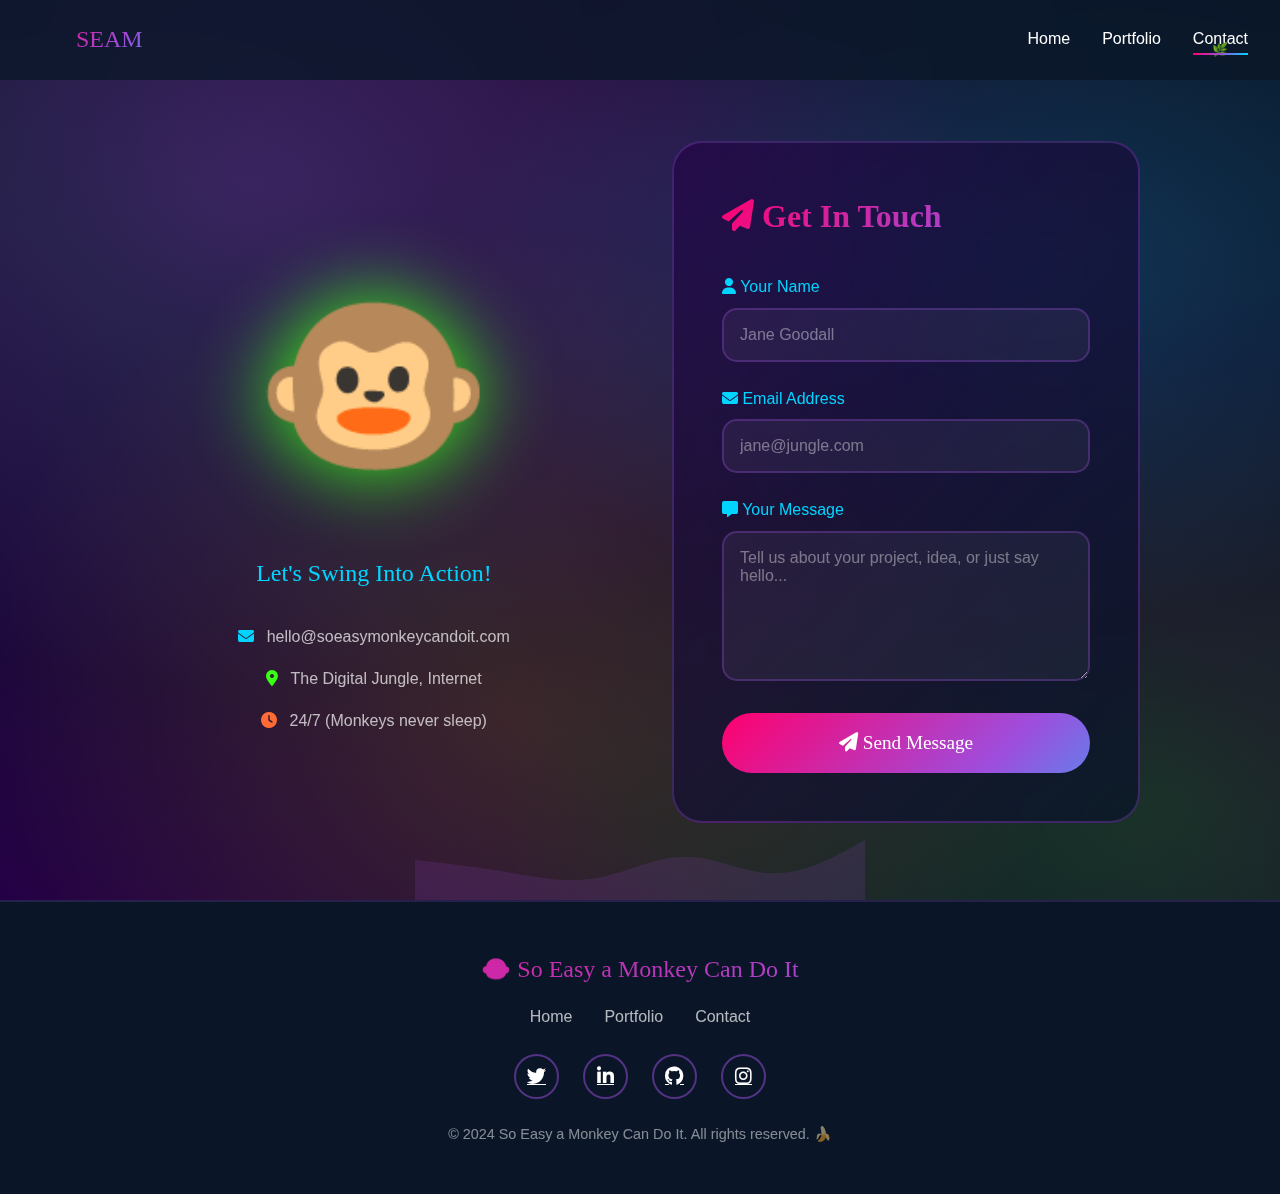
<file: contact.html>
<!DOCTYPE html>
<html lang="en">
<head>
  <meta charset="UTF-8">
  <meta name="viewport" content="width=device-width, initial-scale=1.0">
  <meta name="description" content="Get in touch with So Easy a Monkey Can Do It. We'd love to hear from you!">
  <meta name="keywords" content="contact, get in touch, reach out, collaboration, partnership">
  <meta name="author" content="So Easy a Monkey Can Do It">
  <meta property="og:title" content="Contact | So Easy a Monkey Can Do It">
  <meta property="og:description" content="Reach out and let's create something amazing together.">
  <meta property="og:type" content="website">
  <meta property="og:url" content="https://soeasymonkeycandoit.com/contact">
  <meta name="twitter:card" content="summary_large_image">
  <meta name="theme-color" content="#9d4edd">

  <title>Contact | So Easy a Monkey Can Do It</title>

  <link rel="stylesheet" href="styles.css">
  <link rel="stylesheet" href="https://cdnjs.cloudflare.com/ajax/libs/font-awesome/6.5.1/css/all.min.css">
  <link rel="icon" type="image/svg+xml" href="data:image/svg+xml,<svg xmlns='http://www.w3.org/2000/svg' viewBox='0 0 100 100'><text y='.9em' font-size='90'>🐵</text></svg>">
</head>
<body class="page-transition">
  <!-- Animated Background -->
  <div class="tie-dye-bg"></div>

  <!-- Wave Decoration -->
  <div class="wave-decoration">
    <div class="wave"></div>
  </div>

  <!-- Navigation -->
  <nav class="navbar" id="navbar">
    <div class="nav-container">
      <a href="index.html" class="logo">
        <span class="logo-monkey">🐵</span>
        <span>SEAM</span>
      </a>

      <ul class="nav-links" id="navLinks">
        <li><a href="index.html">Home</a></li>
        <li><a href="portfolio.html">Portfolio</a></li>
        <li><a href="contact.html" class="active">Contact</a></li>
      </ul>

      <button class="mobile-menu-btn" id="mobileMenuBtn" aria-label="Toggle menu">
        <span></span>
        <span></span>
        <span></span>
      </button>
    </div>
  </nav>

  <!-- Contact Section -->
  <section class="contact-section">
    <div class="contact-container">
      <!-- Monkey Mascot -->
      <div class="contact-mascot">
        <div class="mascot-illustration">🐵</div>
        <p class="mascot-text">Let's Swing Into Action!</p>
        <div style="margin-top: 2rem; color: rgba(255,255,255,0.7);">
          <p style="margin-bottom: 1rem;">
            <i class="fas fa-envelope" style="color: var(--electric-blue); margin-right: 0.5rem;"></i>
            hello@soeasymonkeycandoit.com
          </p>
          <p style="margin-bottom: 1rem;">
            <i class="fas fa-map-marker-alt" style="color: var(--neon-green); margin-right: 0.5rem;"></i>
            The Digital Jungle, Internet
          </p>
          <p>
            <i class="fas fa-clock" style="color: var(--sunset-orange); margin-right: 0.5rem;"></i>
            24/7 (Monkeys never sleep)
          </p>
        </div>
      </div>

      <!-- Contact Form -->
      <div class="contact-form-container">
        <h2><i class="fas fa-paper-plane"></i> Get In Touch</h2>

        <form id="contactForm">
          <div class="form-group">
            <label for="name">
              <i class="fas fa-user"></i> Your Name
            </label>
            <input
              type="text"
              id="name"
              name="name"
              placeholder="Jane Goodall"
              required
            >
            <span class="form-error">Please enter your name</span>
          </div>

          <div class="form-group">
            <label for="email">
              <i class="fas fa-envelope"></i> Email Address
            </label>
            <input
              type="email"
              id="email"
              name="email"
              placeholder="jane@jungle.com"
              required
            >
            <span class="form-error">Please enter a valid email</span>
          </div>

          <div class="form-group">
            <label for="message">
              <i class="fas fa-comment-alt"></i> Your Message
            </label>
            <textarea
              id="message"
              name="message"
              placeholder="Tell us about your project, idea, or just say hello..."
              required
            ></textarea>
            <span class="form-error">Please enter a message</span>
          </div>

          <button type="submit" class="submit-btn">
            <i class="fas fa-paper-plane"></i> Send Message
          </button>
        </form>

        <!-- Success Message -->
        <div class="success-message" id="successMessage">
          <div class="success-icon">🎉</div>
          <h3>Message Sent!</h3>
          <p>Thanks for reaching out! We'll swing back to you soon.</p>
          <button
            type="button"
            class="submit-btn"
            style="margin-top: 1.5rem;"
            onclick="resetForm()"
          >
            Send Another Message
          </button>
        </div>
      </div>
    </div>
  </section>

  <!-- Footer -->
  <footer class="footer">
    <div class="footer-content">
      <div class="footer-logo">🐵 So Easy a Monkey Can Do It</div>

      <div class="footer-links">
        <a href="index.html">Home</a>
        <a href="portfolio.html">Portfolio</a>
        <a href="contact.html">Contact</a>
      </div>

      <div class="social-links">
        <a href="#" aria-label="Twitter"><i class="fab fa-twitter"></i></a>
        <a href="#" aria-label="LinkedIn"><i class="fab fa-linkedin-in"></i></a>
        <a href="#" aria-label="GitHub"><i class="fab fa-github"></i></a>
        <a href="#" aria-label="Instagram"><i class="fab fa-instagram"></i></a>
      </div>

      <p class="copyright">
        &copy; 2024 So Easy a Monkey Can Do It. All rights reserved. 🍌
      </p>
    </div>
  </footer>

  <script src="script.js"></script>
</body>
</html>
</file>
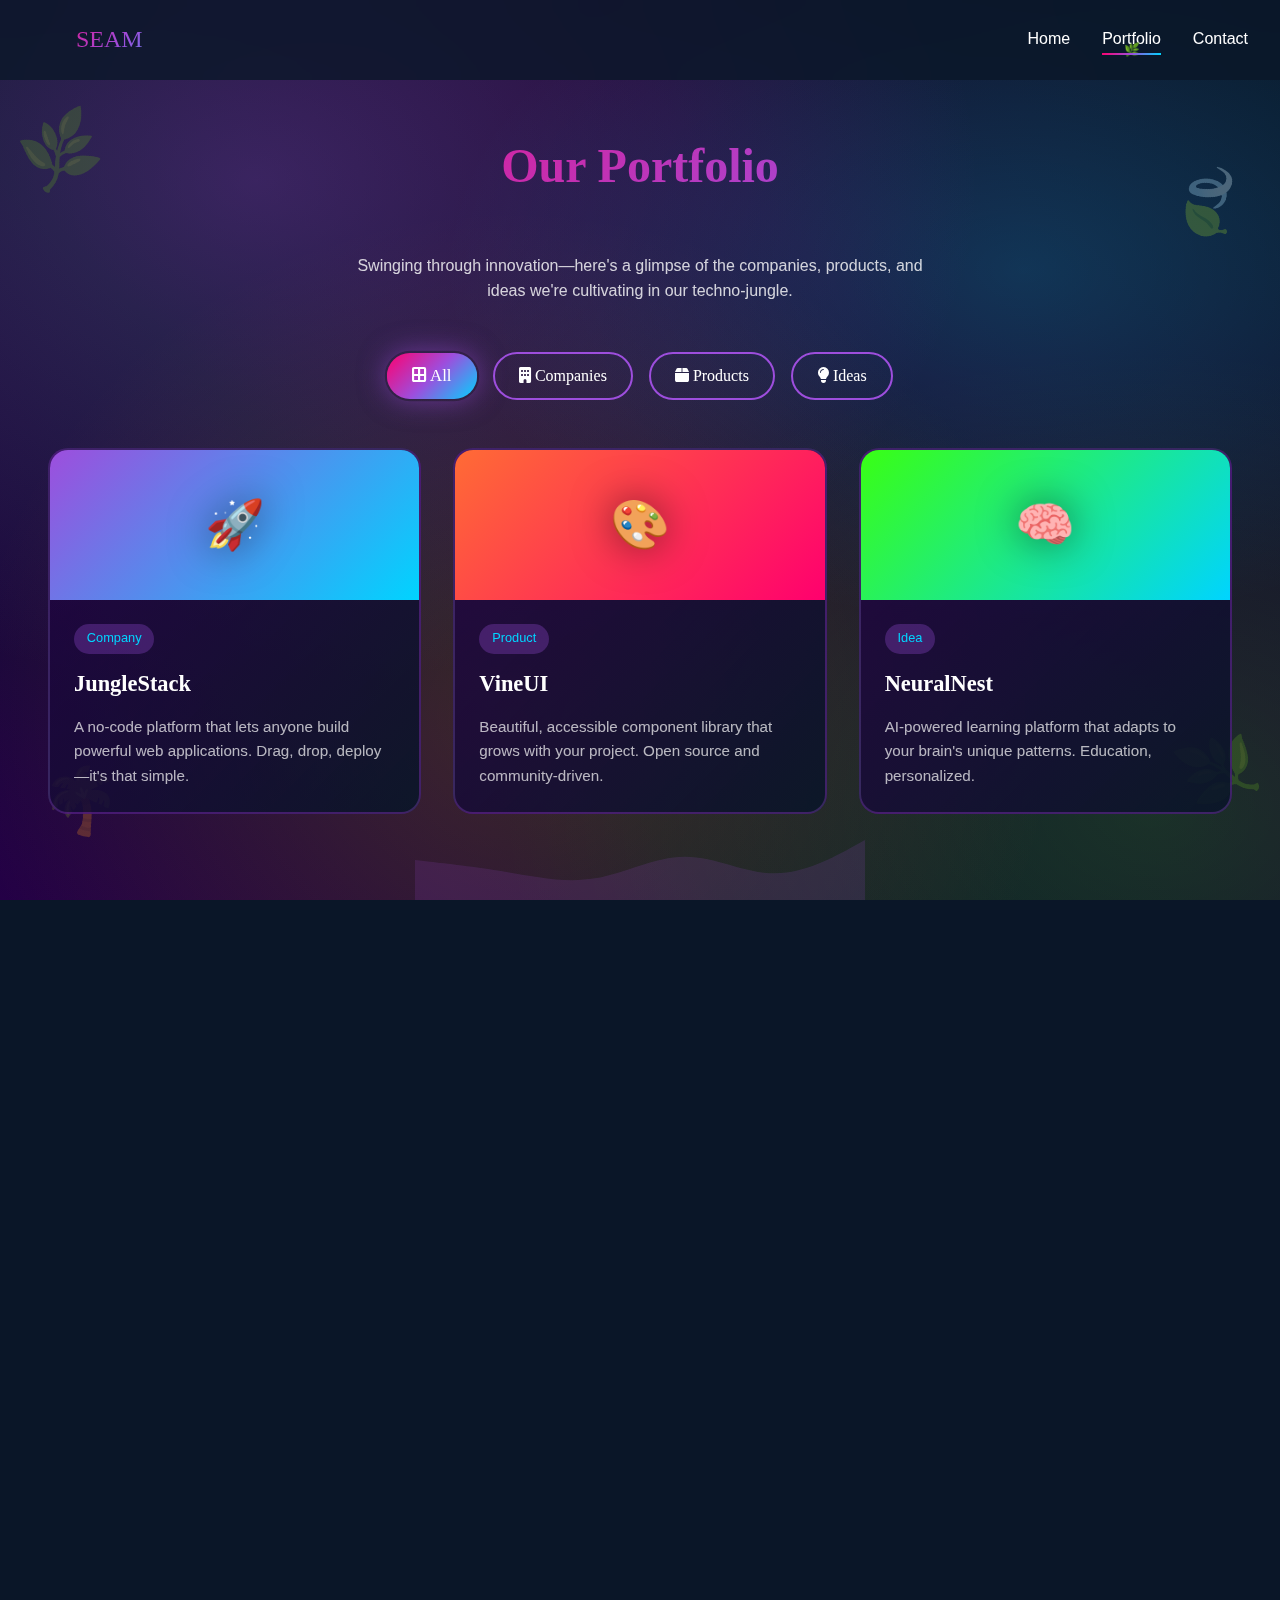
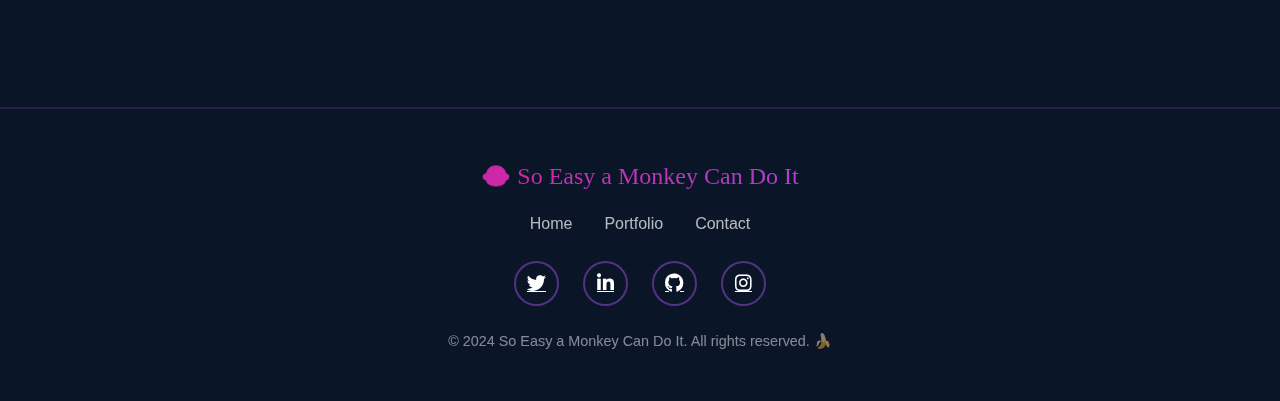
<file: portfolio.html>
<!DOCTYPE html>
<html lang="en">
<head>
  <meta charset="UTF-8">
  <meta name="viewport" content="width=device-width, initial-scale=1.0">
  <meta name="description" content="Explore our portfolio of innovative companies, products, and ideas at So Easy a Monkey Can Do It.">
  <meta name="keywords" content="portfolio, projects, startups, products, innovation, technology">
  <meta name="author" content="So Easy a Monkey Can Do It">
  <meta property="og:title" content="Portfolio | So Easy a Monkey Can Do It">
  <meta property="og:description" content="Discover our innovative projects and ventures.">
  <meta property="og:type" content="website">
  <meta property="og:url" content="https://soeasymonkeycandoit.com/portfolio">
  <meta name="twitter:card" content="summary_large_image">
  <meta name="theme-color" content="#9d4edd">

  <title>Portfolio | So Easy a Monkey Can Do It</title>

  <link rel="stylesheet" href="styles.css">
  <link rel="stylesheet" href="https://cdnjs.cloudflare.com/ajax/libs/font-awesome/6.5.1/css/all.min.css">
  <link rel="icon" type="image/svg+xml" href="data:image/svg+xml,<svg xmlns='http://www.w3.org/2000/svg' viewBox='0 0 100 100'><text y='.9em' font-size='90'>🐵</text></svg>">
</head>
<body class="page-transition">
  <!-- Animated Background -->
  <div class="tie-dye-bg"></div>

  <!-- Wave Decoration -->
  <div class="wave-decoration">
    <div class="wave"></div>
  </div>

  <!-- Jungle Decorations -->
  <div class="jungle-decoration top-left">🌿</div>
  <div class="jungle-decoration top-right">🍃</div>
  <div class="jungle-decoration bottom-left">🌴</div>
  <div class="jungle-decoration bottom-right">🌿</div>

  <!-- Navigation -->
  <nav class="navbar" id="navbar">
    <div class="nav-container">
      <a href="index.html" class="logo">
        <span class="logo-monkey">🐵</span>
        <span>SEAM</span>
      </a>

      <ul class="nav-links" id="navLinks">
        <li><a href="index.html">Home</a></li>
        <li><a href="portfolio.html" class="active">Portfolio</a></li>
        <li><a href="contact.html">Contact</a></li>
      </ul>

      <button class="mobile-menu-btn" id="mobileMenuBtn" aria-label="Toggle menu">
        <span></span>
        <span></span>
        <span></span>
      </button>
    </div>
  </nav>

  <!-- Portfolio Section -->
  <section class="portfolio-section">
    <h1 class="section-title">Our Portfolio</h1>
    <p style="text-align: center; max-width: 600px; margin: 0 auto 3rem; color: rgba(255,255,255,0.8);">
      Swinging through innovation—here's a glimpse of the companies, products, and ideas we're cultivating in our techno-jungle.
    </p>

    <!-- Filter Buttons -->
    <div class="filter-container">
      <button class="filter-btn active" data-filter="all">
        <i class="fas fa-border-all"></i> All
      </button>
      <button class="filter-btn" data-filter="company">
        <i class="fas fa-building"></i> Companies
      </button>
      <button class="filter-btn" data-filter="product">
        <i class="fas fa-box"></i> Products
      </button>
      <button class="filter-btn" data-filter="idea">
        <i class="fas fa-lightbulb"></i> Ideas
      </button>
    </div>

    <!-- Portfolio Grid -->
    <div class="portfolio-grid" id="portfolioGrid">
      <!-- Card 1 -->
      <div class="portfolio-card" data-category="company">
        <div class="card-gradient gradient-1">
          <span class="card-icon">🚀</span>
        </div>
        <div class="card-content">
          <span class="card-category">Company</span>
          <h3>JungleStack</h3>
          <p>A no-code platform that lets anyone build powerful web applications. Drag, drop, deploy—it's that simple.</p>
        </div>
      </div>

      <!-- Card 2 -->
      <div class="portfolio-card" data-category="product">
        <div class="card-gradient gradient-2">
          <span class="card-icon">🎨</span>
        </div>
        <div class="card-content">
          <span class="card-category">Product</span>
          <h3>VineUI</h3>
          <p>Beautiful, accessible component library that grows with your project. Open source and community-driven.</p>
        </div>
      </div>

      <!-- Card 3 -->
      <div class="portfolio-card" data-category="idea">
        <div class="card-gradient gradient-3">
          <span class="card-icon">🧠</span>
        </div>
        <div class="card-content">
          <span class="card-category">Idea</span>
          <h3>NeuralNest</h3>
          <p>AI-powered learning platform that adapts to your brain's unique patterns. Education, personalized.</p>
        </div>
      </div>

      <!-- Card 4 -->
      <div class="portfolio-card" data-category="company">
        <div class="card-gradient gradient-4">
          <span class="card-icon">💬</span>
        </div>
        <div class="card-content">
          <span class="card-category">Company</span>
          <h3>ChatterVine</h3>
          <p>Next-gen team collaboration tool that cuts through the noise. Less meetings, more doing.</p>
        </div>
      </div>

      <!-- Card 5 -->
      <div class="portfolio-card" data-category="product">
        <div class="card-gradient gradient-5">
          <span class="card-icon">📊</span>
        </div>
        <div class="card-content">
          <span class="card-category">Product</span>
          <h3>DataCanopy</h3>
          <p>Analytics dashboard that tells stories, not just numbers. Insights anyone can understand.</p>
        </div>
      </div>

      <!-- Card 6 -->
      <div class="portfolio-card" data-category="idea">
        <div class="card-gradient gradient-6">
          <span class="card-icon">🌍</span>
        </div>
        <div class="card-content">
          <span class="card-category">Idea</span>
          <h3>EcoSwing</h3>
          <p>Carbon footprint tracker that gamifies sustainability. Make the planet greener while having fun.</p>
        </div>
      </div>

      <!-- Card 7 -->
      <div class="portfolio-card" data-category="product">
        <div class="card-gradient gradient-1">
          <span class="card-icon">🔐</span>
        </div>
        <div class="card-content">
          <span class="card-category">Product</span>
          <h3>KeyVault</h3>
          <p>Password manager so intuitive, your grandma could use it. Security without the headaches.</p>
        </div>
      </div>

      <!-- Card 8 -->
      <div class="portfolio-card" data-category="company">
        <div class="card-gradient gradient-3">
          <span class="card-icon">🎮</span>
        </div>
        <div class="card-content">
          <span class="card-category">Company</span>
          <h3>PixelPrimate</h3>
          <p>Game studio creating accessible gaming experiences. Everyone deserves to play.</p>
        </div>
      </div>

      <!-- Card 9 -->
      <div class="portfolio-card" data-category="idea">
        <div class="card-gradient gradient-2">
          <span class="card-icon">🏥</span>
        </div>
        <div class="card-content">
          <span class="card-category">Idea</span>
          <h3>HealthVine</h3>
          <p>Telemedicine platform connecting rural communities to healthcare. Distance shouldn't matter.</p>
        </div>
      </div>
    </div>
  </section>

  <!-- Footer -->
  <footer class="footer">
    <div class="footer-content">
      <div class="footer-logo">🐵 So Easy a Monkey Can Do It</div>

      <div class="footer-links">
        <a href="index.html">Home</a>
        <a href="portfolio.html">Portfolio</a>
        <a href="contact.html">Contact</a>
      </div>

      <div class="social-links">
        <a href="#" aria-label="Twitter"><i class="fab fa-twitter"></i></a>
        <a href="#" aria-label="LinkedIn"><i class="fab fa-linkedin-in"></i></a>
        <a href="#" aria-label="GitHub"><i class="fab fa-github"></i></a>
        <a href="#" aria-label="Instagram"><i class="fab fa-instagram"></i></a>
      </div>

      <p class="copyright">
        &copy; 2024 So Easy a Monkey Can Do It. All rights reserved. 🍌
      </p>
    </div>
  </footer>

  <script src="script.js"></script>
</body>
</html>
</file>
<file: styles.css>
/* ============================================
   SO EASY A MONKEY CAN DO IT
   Techno-Jungle x Grateful Dead Psychedelic
   ============================================ */

/* CSS Custom Properties */
:root {
  --electric-blue: #00d4ff;
  --vibrant-purple: #9d4edd;
  --neon-green: #39ff14;
  --sunset-orange: #ff6b35;
  --hot-pink: #ff006e;
  --deep-purple: #240046;
  --jungle-dark: #0a1628;
  --jungle-green: #2d5a27;

  /* Gradients */
  --tie-dye-1: linear-gradient(135deg, #ff006e, #9d4edd, #00d4ff, #39ff14, #ff6b35);
  --tie-dye-2: linear-gradient(45deg, #240046, #9d4edd, #00d4ff);
  --sunset-gradient: linear-gradient(180deg, #ff6b35, #ff006e, #9d4edd);

  /* Fonts */
  --font-display: 'Righteous', cursive;
  --font-body: 'Space Grotesk', sans-serif;

  /* Transitions */
  --transition-smooth: all 0.4s cubic-bezier(0.4, 0, 0.2, 1);
}

/* Reset & Base */
*, *::before, *::after {
  box-sizing: border-box;
  margin: 0;
  padding: 0;
}

html {
  scroll-behavior: smooth;
  font-size: 16px;
}

body {
  font-family: var(--font-body);
  background: var(--jungle-dark);
  color: #fff;
  line-height: 1.6;
  overflow-x: hidden;
  min-height: 100vh;
}

/* Google Fonts Import */
@import url('https://fonts.googleapis.com/css2?family=Righteous&family=Space+Grotesk:wght@300;400;500;600;700&display=swap');

/* ============================================
   ANIMATED TIE-DYE BACKGROUND
   ============================================ */
.tie-dye-bg {
  position: fixed;
  top: 0;
  left: 0;
  width: 100%;
  height: 100%;
  z-index: -2;
  background: linear-gradient(
    45deg,
    var(--deep-purple),
    var(--jungle-dark),
    #1a0a2e,
    var(--jungle-dark)
  );
}

.tie-dye-bg::before {
  content: '';
  position: absolute;
  top: 0;
  left: 0;
  width: 100%;
  height: 100%;
  background:
    radial-gradient(ellipse at 20% 20%, rgba(157, 78, 221, 0.3) 0%, transparent 50%),
    radial-gradient(ellipse at 80% 30%, rgba(0, 212, 255, 0.2) 0%, transparent 40%),
    radial-gradient(ellipse at 40% 80%, rgba(255, 107, 53, 0.2) 0%, transparent 50%),
    radial-gradient(ellipse at 90% 90%, rgba(57, 255, 20, 0.15) 0%, transparent 40%);
  animation: psychedelicPulse 15s ease-in-out infinite;
}

@keyframes psychedelicPulse {
  0%, 100% {
    opacity: 1;
    transform: scale(1) rotate(0deg);
  }
  33% {
    opacity: 0.8;
    transform: scale(1.1) rotate(2deg);
  }
  66% {
    opacity: 0.9;
    transform: scale(1.05) rotate(-1deg);
  }
}

/* ============================================
   NAVIGATION
   ============================================ */
.navbar {
  position: fixed;
  top: 0;
  left: 0;
  width: 100%;
  padding: 1rem 2rem;
  z-index: 1000;
  transition: var(--transition-smooth);
  background: rgba(10, 22, 40, 0.8);
  backdrop-filter: blur(20px);
  border-bottom: 2px solid transparent;
}

.navbar.scrolled {
  background: rgba(10, 22, 40, 0.95);
  border-bottom: 2px solid var(--vibrant-purple);
  box-shadow: 0 4px 30px rgba(157, 78, 221, 0.3);
}

.nav-container {
  max-width: 1400px;
  margin: 0 auto;
  display: flex;
  justify-content: space-between;
  align-items: center;
}

.logo {
  font-family: var(--font-display);
  font-size: 1.5rem;
  background: var(--tie-dye-1);
  background-size: 300% 300%;
  -webkit-background-clip: text;
  -webkit-text-fill-color: transparent;
  background-clip: text;
  animation: gradientShift 8s ease infinite;
  text-decoration: none;
  display: flex;
  align-items: center;
  gap: 0.5rem;
}

.logo-monkey {
  font-size: 1.8rem;
  filter: drop-shadow(0 0 10px var(--neon-green));
}

@keyframes gradientShift {
  0%, 100% { background-position: 0% 50%; }
  50% { background-position: 100% 50%; }
}

.nav-links {
  display: flex;
  list-style: none;
  gap: 2rem;
}

.nav-links a {
  color: #fff;
  text-decoration: none;
  font-weight: 500;
  position: relative;
  padding: 0.5rem 0;
  transition: var(--transition-smooth);
}

.nav-links a::before {
  content: '🌿';
  position: absolute;
  left: 50%;
  bottom: -5px;
  transform: translateX(-50%) scale(0);
  transition: var(--transition-smooth);
  font-size: 0.8rem;
}

.nav-links a::after {
  content: '';
  position: absolute;
  bottom: 0;
  left: 0;
  width: 0;
  height: 2px;
  background: var(--tie-dye-1);
  background-size: 200% 100%;
  transition: var(--transition-smooth);
}

.nav-links a:hover::after,
.nav-links a.active::after {
  width: 100%;
  animation: gradientShift 3s ease infinite;
}

.nav-links a:hover::before,
.nav-links a.active::before {
  transform: translateX(-50%) scale(1);
}

.nav-links a:hover {
  color: var(--electric-blue);
  text-shadow: 0 0 20px var(--electric-blue);
}

/* Mobile Menu */
.mobile-menu-btn {
  display: none;
  background: none;
  border: none;
  cursor: pointer;
  padding: 0.5rem;
}

.mobile-menu-btn span {
  display: block;
  width: 30px;
  height: 3px;
  background: var(--electric-blue);
  margin: 6px 0;
  transition: var(--transition-smooth);
  border-radius: 3px;
}

/* ============================================
   HERO SECTION
   ============================================ */
.hero {
  min-height: 100vh;
  display: flex;
  flex-direction: column;
  justify-content: center;
  align-items: center;
  text-align: center;
  padding: 6rem 2rem 2rem;
  position: relative;
  overflow: hidden;
}

.hero-content {
  max-width: 900px;
  z-index: 2;
}

.hero h1 {
  font-family: var(--font-display);
  font-size: clamp(2.5rem, 8vw, 5rem);
  margin-bottom: 1.5rem;
  background: var(--tie-dye-1);
  background-size: 400% 400%;
  -webkit-background-clip: text;
  -webkit-text-fill-color: transparent;
  background-clip: text;
  animation: gradientShift 6s ease infinite;
  text-shadow: none;
  filter: drop-shadow(0 0 30px rgba(157, 78, 221, 0.5));
}

.hero-subtitle {
  font-size: clamp(1.1rem, 3vw, 1.5rem);
  color: rgba(255, 255, 255, 0.9);
  margin-bottom: 2rem;
  font-weight: 300;
}

.hero-cta {
  display: inline-block;
  padding: 1rem 2.5rem;
  background: var(--tie-dye-1);
  background-size: 300% 300%;
  border: none;
  border-radius: 50px;
  color: #fff;
  font-family: var(--font-display);
  font-size: 1.2rem;
  text-decoration: none;
  cursor: pointer;
  transition: var(--transition-smooth);
  animation: gradientShift 4s ease infinite;
  position: relative;
  overflow: hidden;
}

.hero-cta:hover {
  transform: scale(1.05);
  box-shadow: 0 0 40px rgba(157, 78, 221, 0.6);
}

.hero-cta::before {
  content: '';
  position: absolute;
  top: 50%;
  left: 50%;
  width: 0;
  height: 0;
  background: rgba(255, 255, 255, 0.2);
  border-radius: 50%;
  transform: translate(-50%, -50%);
  transition: width 0.6s, height 0.6s;
}

.hero-cta:hover::before {
  width: 300px;
  height: 300px;
}

/* Floating Elements */
.floating-elements {
  position: absolute;
  width: 100%;
  height: 100%;
  top: 0;
  left: 0;
  pointer-events: none;
  overflow: hidden;
}

.floating-leaf {
  position: absolute;
  font-size: 2rem;
  opacity: 0.4;
  animation: float 20s ease-in-out infinite;
}

.floating-leaf:nth-child(1) { top: 10%; left: 5%; animation-delay: 0s; }
.floating-leaf:nth-child(2) { top: 20%; right: 10%; animation-delay: -5s; }
.floating-leaf:nth-child(3) { bottom: 30%; left: 15%; animation-delay: -10s; }
.floating-leaf:nth-child(4) { bottom: 20%; right: 5%; animation-delay: -15s; }
.floating-leaf:nth-child(5) { top: 40%; left: 3%; animation-delay: -7s; }
.floating-leaf:nth-child(6) { top: 60%; right: 8%; animation-delay: -12s; }

@keyframes float {
  0%, 100% {
    transform: translateY(0) rotate(0deg);
  }
  25% {
    transform: translateY(-20px) rotate(5deg);
  }
  50% {
    transform: translateY(-10px) rotate(-3deg);
  }
  75% {
    transform: translateY(-25px) rotate(3deg);
  }
}

/* Floating Monkey */
.floating-monkey {
  position: fixed;
  font-size: 3rem;
  z-index: 100;
  pointer-events: none;
  filter: drop-shadow(0 0 20px var(--neon-green));
  transition: transform 0.3s ease-out;
  opacity: 0.8;
}

/* ============================================
   SECTIONS
   ============================================ */
section {
  padding: 6rem 2rem;
  position: relative;
}

.section-title {
  font-family: var(--font-display);
  font-size: clamp(2rem, 5vw, 3rem);
  text-align: center;
  margin-bottom: 3rem;
  background: var(--tie-dye-1);
  background-size: 300% 300%;
  -webkit-background-clip: text;
  -webkit-text-fill-color: transparent;
  background-clip: text;
  animation: gradientShift 6s ease infinite;
}

/* Jungle Vine Border */
.vine-border {
  position: relative;
  padding: 3rem;
  border: 3px solid transparent;
  border-image: linear-gradient(135deg, var(--jungle-green), var(--neon-green), var(--jungle-green)) 1;
  background: rgba(45, 90, 39, 0.1);
  border-radius: 20px;
}

.vine-border::before,
.vine-border::after {
  content: '🌿';
  position: absolute;
  font-size: 2rem;
}

.vine-border::before {
  top: -15px;
  left: 20px;
  transform: rotate(-30deg);
}

.vine-border::after {
  bottom: -15px;
  right: 20px;
  transform: rotate(150deg);
}

/* Mission & Vision Sections */
.mission-vision {
  max-width: 1200px;
  margin: 0 auto;
  display: grid;
  gap: 4rem;
}

.mission-box,
.vision-box {
  padding: 3rem;
  border-radius: 20px;
  position: relative;
  overflow: hidden;
}

.mission-box {
  background: linear-gradient(135deg, rgba(157, 78, 221, 0.2), rgba(0, 212, 255, 0.1));
  border: 2px solid rgba(157, 78, 221, 0.3);
}

.vision-box {
  background: linear-gradient(135deg, rgba(0, 212, 255, 0.2), rgba(57, 255, 20, 0.1));
  border: 2px solid rgba(0, 212, 255, 0.3);
}

.mission-box h2,
.vision-box h2 {
  font-family: var(--font-display);
  font-size: 2rem;
  margin-bottom: 1.5rem;
  display: flex;
  align-items: center;
  gap: 1rem;
}

.mission-box h2 { color: var(--vibrant-purple); }
.vision-box h2 { color: var(--electric-blue); }

.mission-box p,
.vision-box p {
  font-size: 1.1rem;
  line-height: 1.8;
  color: rgba(255, 255, 255, 0.9);
}

/* Parallax container */
.parallax-section {
  position: relative;
  transform-style: preserve-3d;
}

/* ============================================
   PORTFOLIO PAGE
   ============================================ */
.portfolio-section {
  min-height: 100vh;
  padding-top: 8rem;
}

/* Filter Buttons */
.filter-container {
  display: flex;
  justify-content: center;
  flex-wrap: wrap;
  gap: 1rem;
  margin-bottom: 3rem;
}

.filter-btn {
  padding: 0.8rem 1.5rem;
  border: 2px solid var(--vibrant-purple);
  background: transparent;
  color: #fff;
  font-family: var(--font-display);
  font-size: 1rem;
  border-radius: 50px;
  cursor: pointer;
  transition: var(--transition-smooth);
  position: relative;
  overflow: hidden;
}

.filter-btn::before {
  content: '';
  position: absolute;
  top: 0;
  left: -100%;
  width: 100%;
  height: 100%;
  background: var(--tie-dye-1);
  background-size: 200% 200%;
  transition: var(--transition-smooth);
  z-index: -1;
}

.filter-btn:hover::before,
.filter-btn.active::before {
  left: 0;
  animation: gradientShift 3s ease infinite;
}

.filter-btn:hover,
.filter-btn.active {
  border-color: transparent;
  transform: scale(1.05);
  box-shadow: 0 0 25px rgba(157, 78, 221, 0.5);
}

/* Portfolio Grid */
.portfolio-grid {
  display: grid;
  grid-template-columns: repeat(auto-fit, minmax(320px, 1fr));
  gap: 2rem;
  max-width: 1400px;
  margin: 0 auto;
  padding: 0 1rem;
}

.portfolio-card {
  position: relative;
  border-radius: 20px;
  overflow: hidden;
  background: linear-gradient(135deg, rgba(36, 0, 70, 0.8), rgba(10, 22, 40, 0.9));
  border: 2px solid rgba(157, 78, 221, 0.3);
  transition: var(--transition-smooth);
  cursor: pointer;
}

.portfolio-card::before {
  content: '';
  position: absolute;
  top: 0;
  left: 0;
  width: 100%;
  height: 100%;
  background: var(--tie-dye-1);
  background-size: 400% 400%;
  opacity: 0;
  transition: var(--transition-smooth);
  z-index: 0;
}

.portfolio-card:hover::before {
  opacity: 0.15;
  animation: gradientShift 4s ease infinite;
}

.portfolio-card:hover {
  transform: translateY(-10px) scale(1.02);
  border-color: var(--electric-blue);
  box-shadow:
    0 20px 40px rgba(0, 0, 0, 0.3),
    0 0 40px rgba(0, 212, 255, 0.2);
}

.card-gradient {
  height: 150px;
  position: relative;
}

.card-gradient.gradient-1 {
  background: linear-gradient(135deg, var(--vibrant-purple), var(--electric-blue));
}

.card-gradient.gradient-2 {
  background: linear-gradient(135deg, var(--sunset-orange), var(--hot-pink));
}

.card-gradient.gradient-3 {
  background: linear-gradient(135deg, var(--neon-green), var(--electric-blue));
}

.card-gradient.gradient-4 {
  background: linear-gradient(135deg, var(--hot-pink), var(--vibrant-purple));
}

.card-gradient.gradient-5 {
  background: linear-gradient(135deg, var(--electric-blue), var(--neon-green));
}

.card-gradient.gradient-6 {
  background: linear-gradient(135deg, var(--sunset-orange), var(--vibrant-purple));
}

.card-icon {
  position: absolute;
  top: 50%;
  left: 50%;
  transform: translate(-50%, -50%);
  font-size: 3rem;
  filter: drop-shadow(0 0 20px rgba(0, 0, 0, 0.5));
}

.card-content {
  padding: 1.5rem;
  position: relative;
  z-index: 1;
}

.card-category {
  display: inline-block;
  padding: 0.3rem 0.8rem;
  background: rgba(157, 78, 221, 0.3);
  border-radius: 20px;
  font-size: 0.8rem;
  color: var(--electric-blue);
  margin-bottom: 0.8rem;
}

.card-content h3 {
  font-family: var(--font-display);
  font-size: 1.4rem;
  margin-bottom: 0.8rem;
  color: #fff;
}

.card-content p {
  color: rgba(255, 255, 255, 0.7);
  font-size: 0.95rem;
  line-height: 1.6;
}

/* Jungle Decorations */
.jungle-decoration {
  position: absolute;
  font-size: 4rem;
  opacity: 0.3;
  pointer-events: none;
}

.jungle-decoration.top-left {
  top: 100px;
  left: 20px;
  transform: rotate(-20deg);
}

.jungle-decoration.top-right {
  top: 150px;
  right: 30px;
  transform: rotate(15deg) scaleX(-1);
}

.jungle-decoration.bottom-left {
  bottom: 50px;
  left: 40px;
  transform: rotate(10deg);
}

.jungle-decoration.bottom-right {
  bottom: 80px;
  right: 20px;
  transform: rotate(-25deg) scaleX(-1);
}

/* ============================================
   CONTACT PAGE
   ============================================ */
.contact-section {
  min-height: 100vh;
  display: flex;
  align-items: center;
  justify-content: center;
  padding: 8rem 2rem 4rem;
  position: relative;
}

.contact-container {
  display: grid;
  grid-template-columns: 1fr 1fr;
  gap: 4rem;
  max-width: 1000px;
  width: 100%;
  align-items: center;
}

.contact-mascot {
  text-align: center;
}

.mascot-illustration {
  font-size: 12rem;
  filter: drop-shadow(0 0 40px var(--neon-green));
  animation: mascotBounce 3s ease-in-out infinite;
}

@keyframes mascotBounce {
  0%, 100% { transform: translateY(0) rotate(-5deg); }
  50% { transform: translateY(-20px) rotate(5deg); }
}

.mascot-text {
  font-family: var(--font-display);
  font-size: 1.5rem;
  color: var(--electric-blue);
  margin-top: 1rem;
}

.contact-form-container {
  background: linear-gradient(135deg, rgba(36, 0, 70, 0.6), rgba(10, 22, 40, 0.8));
  padding: 3rem;
  border-radius: 30px;
  border: 2px solid rgba(157, 78, 221, 0.3);
  backdrop-filter: blur(10px);
}

.contact-form-container h2 {
  font-family: var(--font-display);
  font-size: 2rem;
  margin-bottom: 2rem;
  background: var(--tie-dye-1);
  background-size: 300% 300%;
  -webkit-background-clip: text;
  -webkit-text-fill-color: transparent;
  background-clip: text;
  animation: gradientShift 6s ease infinite;
}

.form-group {
  margin-bottom: 1.5rem;
}

.form-group label {
  display: block;
  margin-bottom: 0.5rem;
  color: var(--electric-blue);
  font-weight: 500;
}

.form-group input,
.form-group textarea {
  width: 100%;
  padding: 1rem;
  background: rgba(255, 255, 255, 0.05);
  border: 2px solid rgba(157, 78, 221, 0.3);
  border-radius: 15px;
  color: #fff;
  font-family: var(--font-body);
  font-size: 1rem;
  transition: var(--transition-smooth);
}

.form-group input:focus,
.form-group textarea:focus {
  outline: none;
  border-color: var(--electric-blue);
  box-shadow: 0 0 20px rgba(0, 212, 255, 0.3);
  background: rgba(255, 255, 255, 0.1);
}

.form-group input::placeholder,
.form-group textarea::placeholder {
  color: rgba(255, 255, 255, 0.4);
}

.form-group textarea {
  min-height: 150px;
  resize: vertical;
}

.form-error {
  color: var(--sunset-orange);
  font-size: 0.85rem;
  margin-top: 0.5rem;
  display: none;
}

.form-group.error .form-error {
  display: block;
}

.form-group.error input,
.form-group.error textarea {
  border-color: var(--sunset-orange);
}

.submit-btn {
  width: 100%;
  padding: 1.2rem;
  background: var(--tie-dye-1);
  background-size: 300% 300%;
  border: none;
  border-radius: 50px;
  color: #fff;
  font-family: var(--font-display);
  font-size: 1.2rem;
  cursor: pointer;
  transition: var(--transition-smooth);
  animation: gradientShift 4s ease infinite;
  position: relative;
  overflow: hidden;
}

.submit-btn:hover {
  transform: scale(1.02);
  box-shadow: 0 0 40px rgba(157, 78, 221, 0.6);
}

.submit-btn:active {
  transform: scale(0.98);
}

.submit-btn::after {
  content: '';
  position: absolute;
  top: 50%;
  left: 50%;
  width: 0;
  height: 0;
  background: rgba(255, 255, 255, 0.3);
  border-radius: 50%;
  transform: translate(-50%, -50%);
  transition: width 0.6s, height 0.6s;
}

.submit-btn:hover::after {
  width: 400px;
  height: 400px;
}

/* Success Message */
.success-message {
  display: none;
  text-align: center;
  padding: 2rem;
}

.success-message.show {
  display: block;
  animation: fadeInUp 0.5s ease;
}

@keyframes fadeInUp {
  from {
    opacity: 0;
    transform: translateY(20px);
  }
  to {
    opacity: 1;
    transform: translateY(0);
  }
}

.success-icon {
  font-size: 4rem;
  margin-bottom: 1rem;
}

.success-message h3 {
  font-family: var(--font-display);
  font-size: 1.8rem;
  color: var(--neon-green);
  margin-bottom: 0.5rem;
}

.success-message p {
  color: rgba(255, 255, 255, 0.8);
}

/* ============================================
   FOOTER
   ============================================ */
.footer {
  padding: 3rem 2rem;
  text-align: center;
  border-top: 2px solid rgba(157, 78, 221, 0.2);
  background: rgba(10, 22, 40, 0.8);
}

.footer-content {
  max-width: 1200px;
  margin: 0 auto;
}

.footer-logo {
  font-family: var(--font-display);
  font-size: 1.5rem;
  background: var(--tie-dye-1);
  background-size: 300% 300%;
  -webkit-background-clip: text;
  -webkit-text-fill-color: transparent;
  background-clip: text;
  animation: gradientShift 6s ease infinite;
  margin-bottom: 1rem;
}

.footer-links {
  display: flex;
  justify-content: center;
  gap: 2rem;
  margin-bottom: 1.5rem;
}

.footer-links a {
  color: rgba(255, 255, 255, 0.7);
  text-decoration: none;
  transition: var(--transition-smooth);
}

.footer-links a:hover {
  color: var(--electric-blue);
}

.social-links {
  display: flex;
  justify-content: center;
  gap: 1.5rem;
  margin-bottom: 1.5rem;
}

.social-links a {
  width: 45px;
  height: 45px;
  border: 2px solid rgba(157, 78, 221, 0.5);
  border-radius: 50%;
  display: flex;
  align-items: center;
  justify-content: center;
  color: #fff;
  font-size: 1.2rem;
  transition: var(--transition-smooth);
}

.social-links a:hover {
  background: var(--vibrant-purple);
  border-color: var(--vibrant-purple);
  transform: translateY(-3px);
  box-shadow: 0 10px 20px rgba(157, 78, 221, 0.4);
}

.copyright {
  color: rgba(255, 255, 255, 0.5);
  font-size: 0.9rem;
}

/* ============================================
   WAVE ANIMATION (bottom decoration)
   ============================================ */
.wave-decoration {
  position: fixed;
  bottom: 0;
  left: 0;
  width: 100%;
  height: 100px;
  z-index: -1;
  overflow: hidden;
  opacity: 0.3;
}

.wave {
  position: absolute;
  bottom: 0;
  width: 200%;
  height: 100%;
  background: url("data:image/svg+xml,%3Csvg xmlns='http://www.w3.org/2000/svg' viewBox='0 0 1440 320'%3E%3Cpath fill='%239d4edd' fill-opacity='0.5' d='M0,192L48,197.3C96,203,192,213,288,229.3C384,245,480,267,576,250.7C672,235,768,181,864,181.3C960,181,1056,235,1152,234.7C1248,235,1344,181,1392,154.7L1440,128L1440,320L1392,320C1344,320,1248,320,1152,320C1056,320,960,320,864,320C768,320,672,320,576,320C480,320,384,320,288,320C192,320,96,320,48,320L0,320Z'%3E%3C/path%3E%3C/svg%3E") repeat-x;
  background-size: 50% 100%;
  animation: waveMove 20s linear infinite;
}

@keyframes waveMove {
  0% { transform: translateX(0); }
  100% { transform: translateX(-50%); }
}

/* ============================================
   RESPONSIVE DESIGN
   ============================================ */
@media (max-width: 992px) {
  .contact-container {
    grid-template-columns: 1fr;
    gap: 2rem;
  }

  .contact-mascot {
    order: -1;
  }

  .mascot-illustration {
    font-size: 8rem;
  }
}

@media (max-width: 768px) {
  .nav-links {
    position: fixed;
    top: 0;
    right: -100%;
    width: 70%;
    height: 100vh;
    background: rgba(10, 22, 40, 0.98);
    flex-direction: column;
    justify-content: center;
    align-items: center;
    transition: var(--transition-smooth);
    border-left: 2px solid var(--vibrant-purple);
  }

  .nav-links.active {
    right: 0;
  }

  .nav-links a {
    font-size: 1.5rem;
  }

  .mobile-menu-btn {
    display: block;
    z-index: 1001;
  }

  .mobile-menu-btn.active span:nth-child(1) {
    transform: rotate(45deg) translate(6px, 6px);
  }

  .mobile-menu-btn.active span:nth-child(2) {
    opacity: 0;
  }

  .mobile-menu-btn.active span:nth-child(3) {
    transform: rotate(-45deg) translate(6px, -6px);
  }

  .hero h1 {
    font-size: 2.5rem;
  }

  .mission-box,
  .vision-box {
    padding: 2rem;
  }

  .portfolio-grid {
    grid-template-columns: 1fr;
  }

  .contact-form-container {
    padding: 2rem;
  }

  .floating-monkey {
    display: none;
  }

  .jungle-decoration {
    display: none;
  }
}

@media (max-width: 480px) {
  .navbar {
    padding: 1rem;
  }

  .logo {
    font-size: 1.2rem;
  }

  section {
    padding: 4rem 1rem;
  }

  .filter-container {
    gap: 0.5rem;
  }

  .filter-btn {
    padding: 0.6rem 1rem;
    font-size: 0.9rem;
  }
}

/* ============================================
   PAGE TRANSITIONS
   ============================================ */
.page-transition {
  animation: pageIn 0.6s ease;
}

@keyframes pageIn {
  from {
    opacity: 0;
    transform: translateY(20px);
  }
  to {
    opacity: 1;
    transform: translateY(0);
  }
}

/* ============================================
   SCROLL INDICATOR
   ============================================ */
.scroll-indicator {
  position: absolute;
  bottom: 2rem;
  left: 50%;
  transform: translateX(-50%);
  display: flex;
  flex-direction: column;
  align-items: center;
  gap: 0.5rem;
  color: rgba(255, 255, 255, 0.6);
  animation: bounce 2s infinite;
}

.scroll-indicator span {
  font-size: 0.9rem;
}

.scroll-indicator i {
  font-size: 1.5rem;
}

@keyframes bounce {
  0%, 20%, 50%, 80%, 100% { transform: translateX(-50%) translateY(0); }
  40% { transform: translateX(-50%) translateY(-10px); }
  60% { transform: translateX(-50%) translateY(-5px); }
}
</file>
